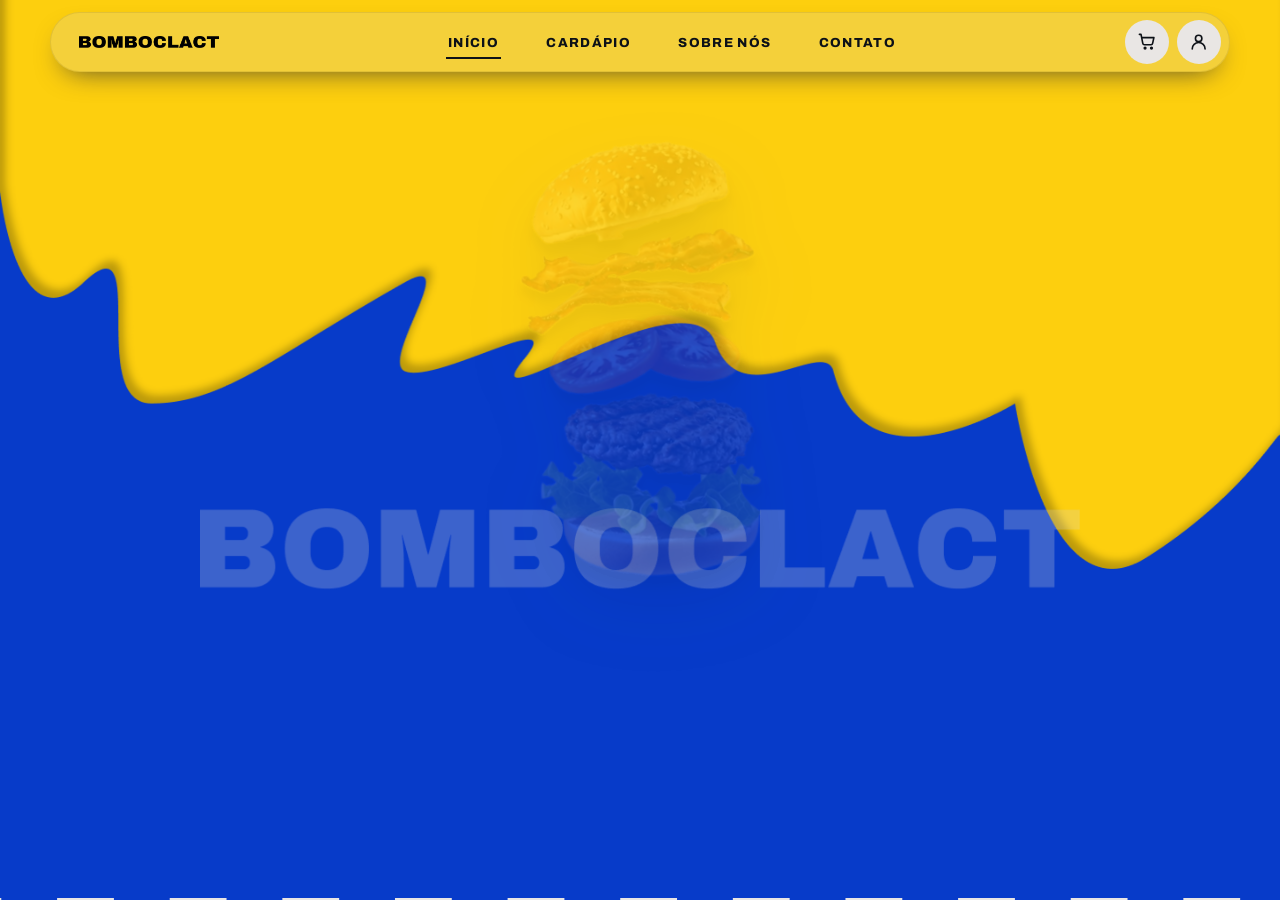
<file: index.html>
<!DOCTYPE html>
<html lang="pt-BR">
<head>
  <meta charset="UTF-8">
  <meta name="viewport" content="width=device-width, initial-scale=1">
  <meta http-equiv="refresh" content="0; url=pages/index.html">
  <title>BOMBOCLACT</title>
</head>
<body>
  <p>Abrindo o site... <a href="pages/index.html">Clique aqui se não abrir automaticamente.</a></p>
</body>
</html>
</file>
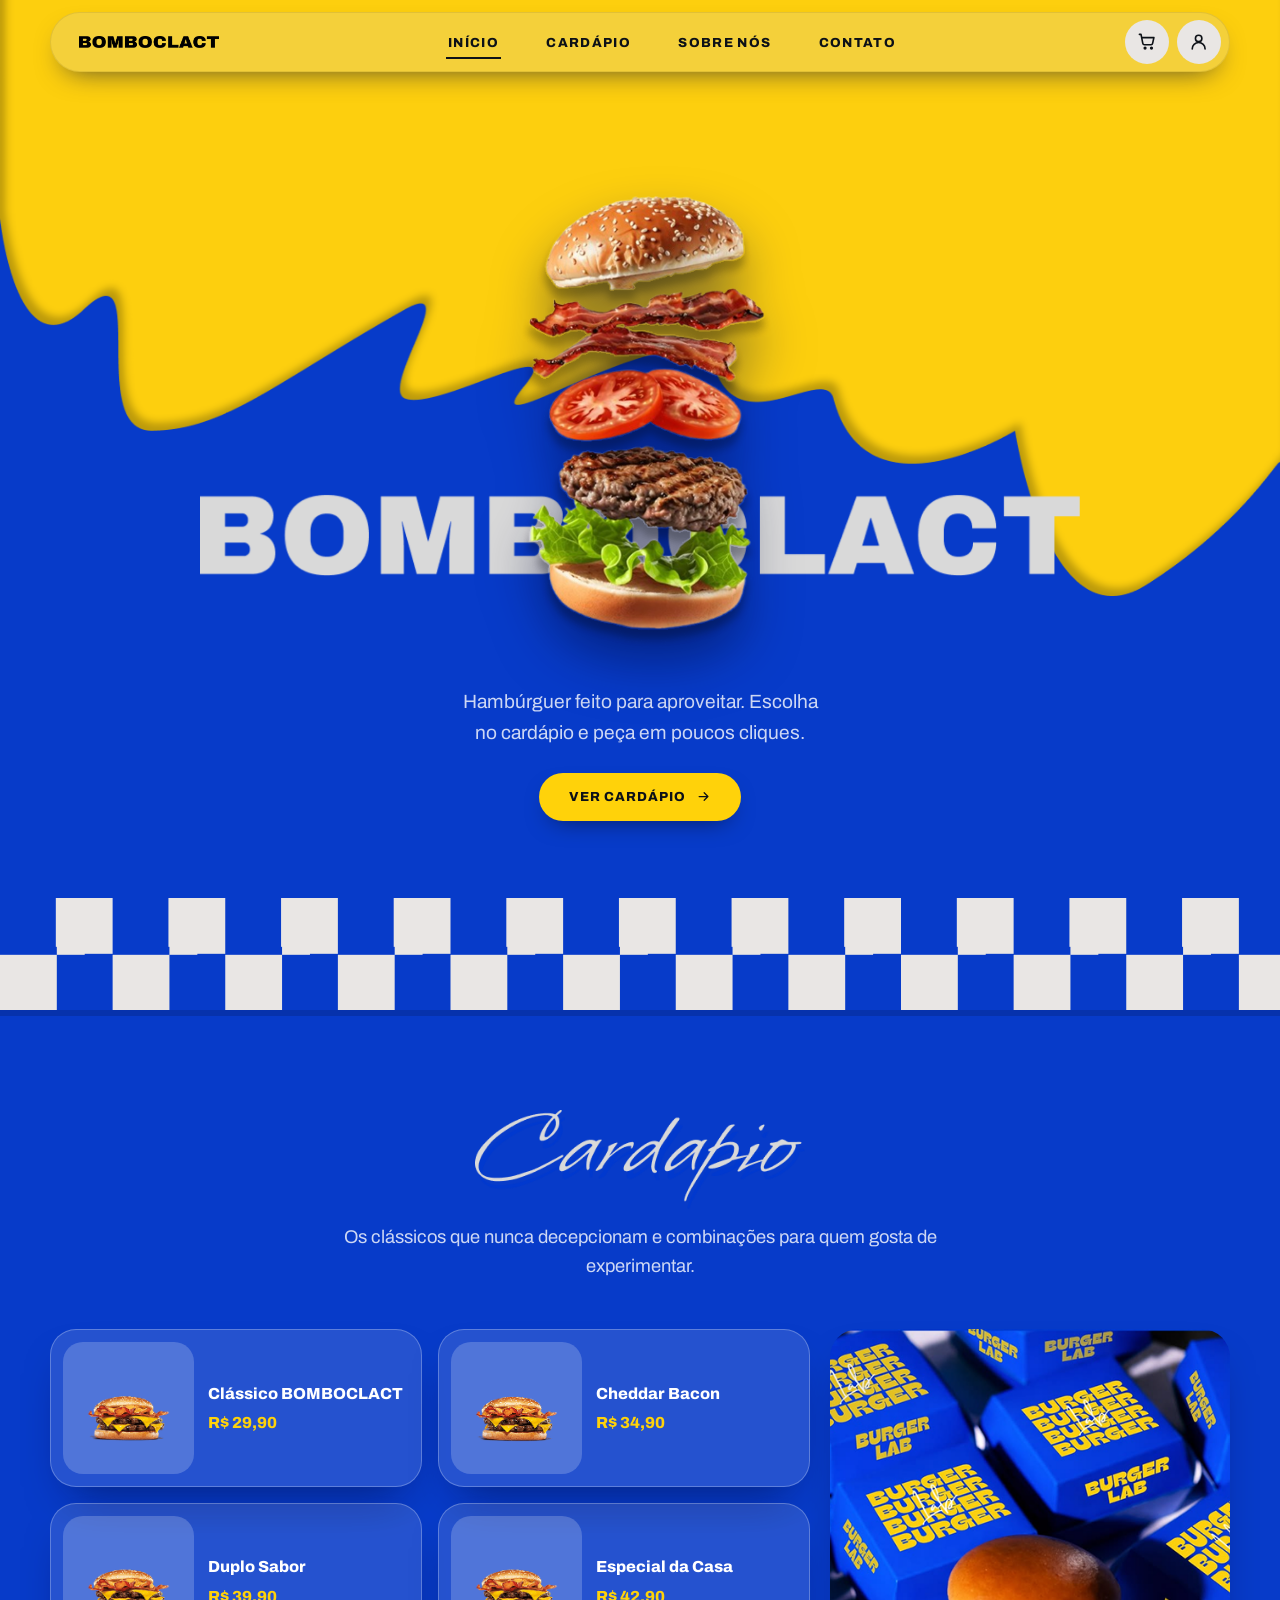
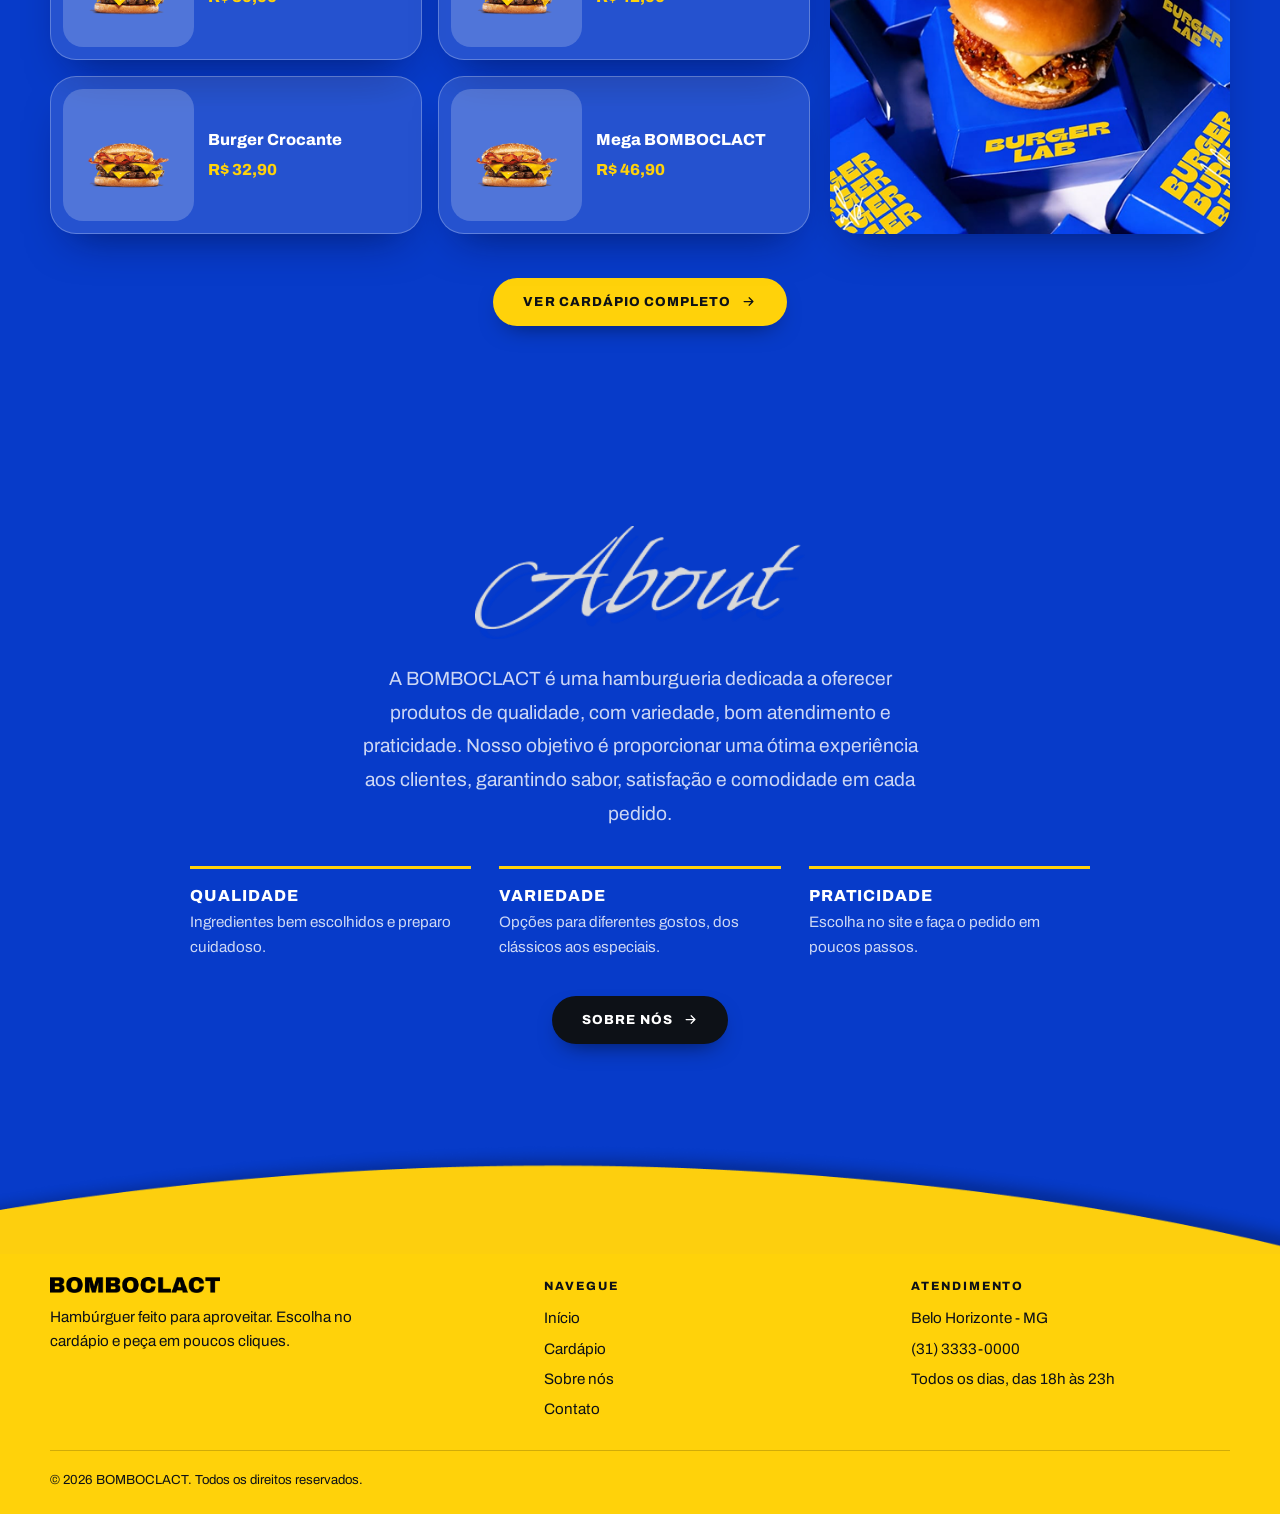
<file: pages/index.html>
<!DOCTYPE html>
<html lang="pt-BR">
<head>
    <meta charset="UTF-8">
    <meta name="viewport" content="width=device-width, initial-scale=1">
    <meta name="theme-color" content="#073bc9">
    <meta name="description" content="BOMBOCLACT: hambúrgueres artesanais, cardápio completo e pedido online.">
    <title>BOMBOCLACT | Hamburgueria</title>

    <link rel="preconnect" href="https://fonts.googleapis.com">
    <link rel="preconnect" href="https://fonts.gstatic.com" crossorigin>
    <link href="https://fonts.googleapis.com/css2?family=Archivo:wdth,wght@75..125,400..900&display=swap" rel="stylesheet">
    <link rel="stylesheet" href="../css/style.css">

    <!-- Marca a página como "com JS" para liberar as animações de entrada. -->
    <script>document.documentElement.classList.add('js');</script>
</head>
<body>
    <a class="pular" href="#cnt">Pular para o conteúdo</a>

    <!-- CAB: cabeçalho fixo em formato de pílula -->
    <header class="cab" id="cab">
        <a class="cab__marca" href="index.html" aria-label="BOMBOCLACT - página inicial">
            <img src="../assets/BOMBOCLACT.png" alt="BOMBOCLACT" width="995" height="92">
        </a>

        <nav class="cab__nav" id="nav" aria-label="Navegação principal">
            <a href="index.html" data-rota="home">Início</a>
            <a href="produtos.html" data-rota="menu">Cardápio</a>
            <a href="sobre.html" data-rota="about">Sobre nós</a>
            <a href="contato.html" data-rota="contact">Contato</a>
        </nav>

        <div class="cab__acoes">
            <a class="cab__btn" href="carrinho.html" aria-label="Abrir carrinho">
                <svg class="ic" viewBox="0 0 24 24" aria-hidden="true"><path d="M3 3h2l2.2 11.2a2 2 0 0 0 2 1.6h8.2a2 2 0 0 0 2-1.6L21 7H6"/><circle cx="10" cy="20" r="1"/><circle cx="18" cy="20" r="1"/></svg>
                <span class="cab__qtd" id="qtd-carrinho" hidden>0</span>
            </a>
            <a class="cab__btn" id="btn-perfil" href="login.html" aria-label="Acessar minha conta">
                <svg class="ic" viewBox="0 0 24 24" aria-hidden="true"><circle cx="12" cy="8" r="4"/><path d="M4 21a8 8 0 0 1 16 0"/></svg>
            </a>
            <button class="cab__btn cab__menu" type="button" data-acao="menu" aria-expanded="false" aria-controls="nav" aria-label="Abrir menu">
                <svg class="ic" viewBox="0 0 24 24" aria-hidden="true"><path d="M3 6h18M3 12h18M3 18h18"/></svg>
            </button>
        </div>
    </header>

    <!-- Conteúdo desta página; o JavaScript cuida apenas dos dados e das ações interativas. -->
    <main class="cnt" id="cnt" data-pagina="home" tabindex="-1">
        <noscript>
            <p class="sem-js">Para utilizar o cardápio e o pedido online, habilite o JavaScript no navegador.</p>
        </noscript>
    </main>

    <!-- ROD: rodapé com a curva amarela do layout -->
    <footer class="rod">
        <img class="rod__curva" src="../assets/Rectangle 2.png" alt="" aria-hidden="true">
        <div class="rod__corpo">
            <div class="ctn rod__grade">
                <div class="rod__bloco">
                    <img class="rod__marca" src="../assets/BOMBOCLACT.png" alt="BOMBOCLACT" width="995" height="92">
                    <p class="rod__txt">Hambúrguer feito para aproveitar. Escolha no cardápio e peça em poucos cliques.</p>
                </div>

                <nav class="rod__bloco" aria-label="Links do rodapé">
                    <h2 class="rod__tit">Navegue</h2>
                    <ul class="rod__lista">
                        <li><a href="index.html">Início</a></li>
                        <li><a href="produtos.html">Cardápio</a></li>
                        <li><a href="sobre.html">Sobre nós</a></li>
                        <li><a href="contato.html">Contato</a></li>
                    </ul>
                </nav>

                <div class="rod__bloco">
                    <h2 class="rod__tit">Atendimento</h2>
                    <ul class="rod__lista">
                        <li>Belo Horizonte - MG</li>
                        <li><a href="tel:+553133330000">(31) 3333-0000</a></li>
                        <li>Todos os dias, das 18h às 23h</li>
                    </ul>
                </div>
            </div>
            <p class="ctn rod__copy">© <span id="ano">2026</span> BOMBOCLACT. Todos os direitos reservados.</p>
        </div>
    </footer>

    <div class="avs-reg" id="avisos" aria-live="polite" aria-atomic="true"></div>

    <script src="../js/config.js"></script>
    <script src="../js/app.js" defer></script>
</body>
</html>
</file>
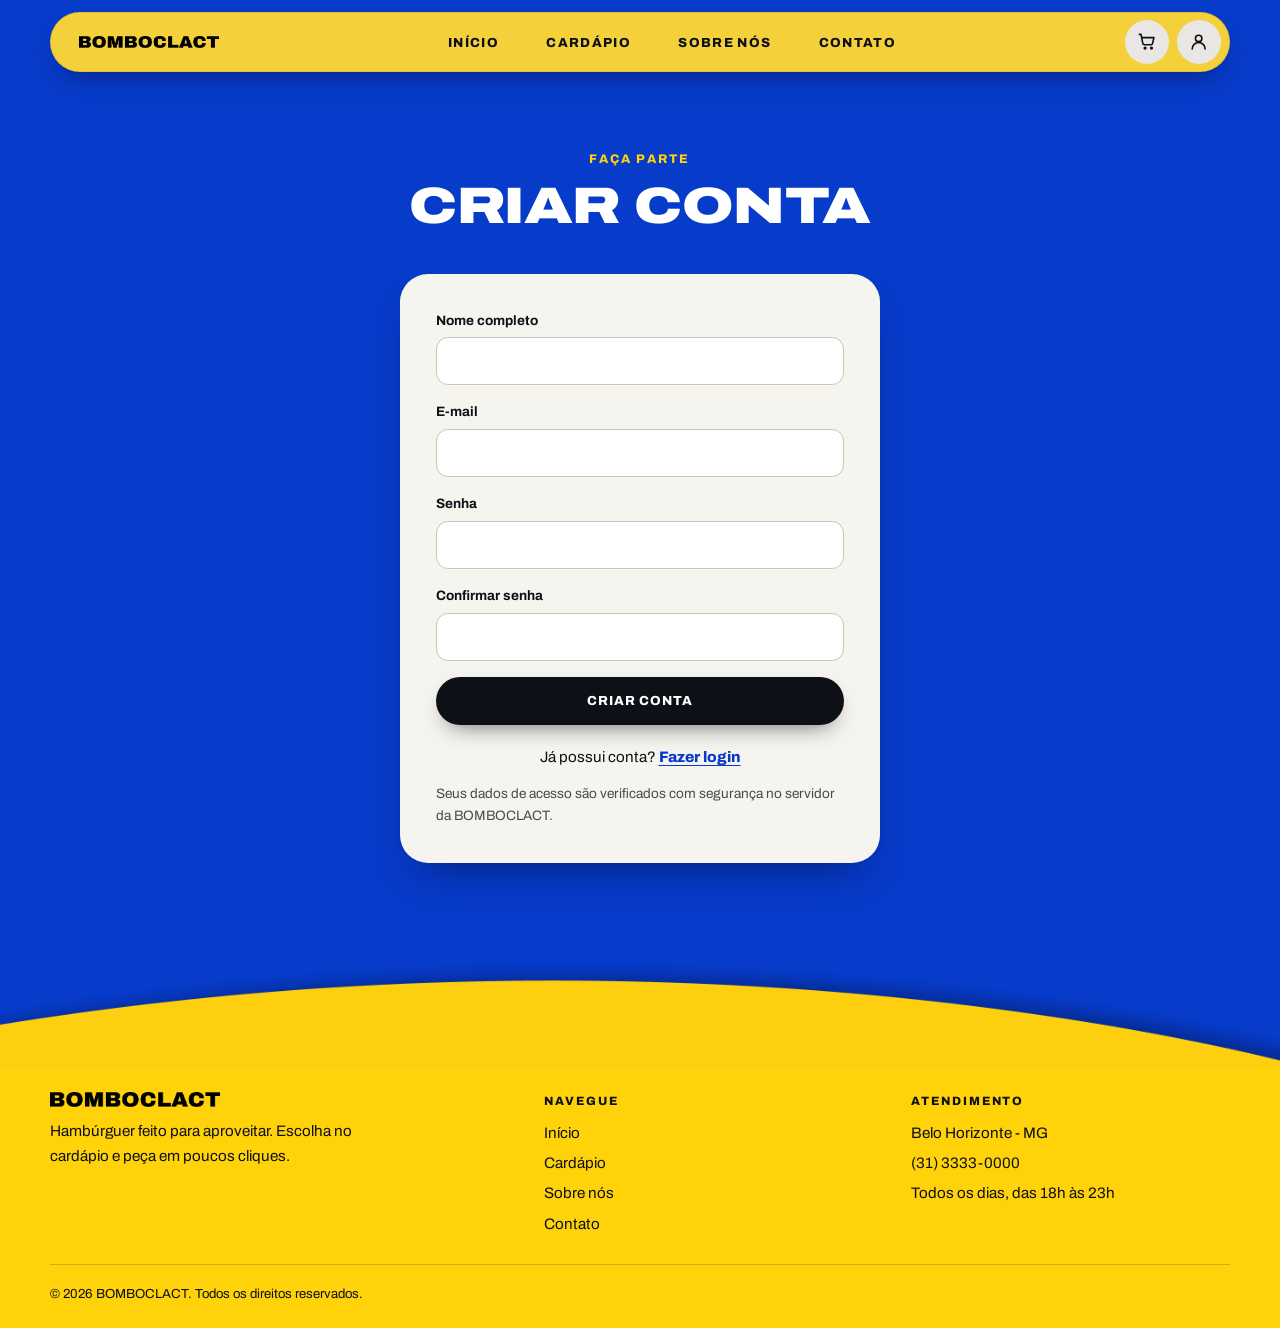
<file: pages/cadastro.html>
<!DOCTYPE html>
<html lang="pt-BR">
<head>
    <meta charset="UTF-8">
    <meta name="viewport" content="width=device-width, initial-scale=1">
    <meta name="theme-color" content="#073bc9">
    <meta name="description" content="BOMBOCLACT: hambúrgueres artesanais, cardápio completo e pedido online.">
    <title>Criar conta | BOMBOCLACT</title>

    <link rel="preconnect" href="https://fonts.googleapis.com">
    <link rel="preconnect" href="https://fonts.gstatic.com" crossorigin>
    <link href="https://fonts.googleapis.com/css2?family=Archivo:wdth,wght@75..125,400..900&display=swap" rel="stylesheet">
    <link rel="stylesheet" href="../css/style.css">

    <!-- Marca a página como "com JS" para liberar as animações de entrada. -->
    <script>document.documentElement.classList.add('js');</script>
</head>
<body>
    <a class="pular" href="#cnt">Pular para o conteúdo</a>

    <!-- CAB: cabeçalho fixo em formato de pílula -->
    <header class="cab" id="cab">
        <a class="cab__marca" href="index.html" aria-label="BOMBOCLACT - página inicial">
            <img src="../assets/BOMBOCLACT.png" alt="BOMBOCLACT" width="995" height="92">
        </a>

        <nav class="cab__nav" id="nav" aria-label="Navegação principal">
            <a href="index.html" data-rota="home">Início</a>
            <a href="produtos.html" data-rota="menu">Cardápio</a>
            <a href="sobre.html" data-rota="about">Sobre nós</a>
            <a href="contato.html" data-rota="contact">Contato</a>
        </nav>

        <div class="cab__acoes">
            <a class="cab__btn" href="carrinho.html" aria-label="Abrir carrinho">
                <svg class="ic" viewBox="0 0 24 24" aria-hidden="true"><path d="M3 3h2l2.2 11.2a2 2 0 0 0 2 1.6h8.2a2 2 0 0 0 2-1.6L21 7H6"/><circle cx="10" cy="20" r="1"/><circle cx="18" cy="20" r="1"/></svg>
                <span class="cab__qtd" id="qtd-carrinho" hidden>0</span>
            </a>
            <a class="cab__btn" id="btn-perfil" href="login.html" aria-label="Acessar minha conta">
                <svg class="ic" viewBox="0 0 24 24" aria-hidden="true"><circle cx="12" cy="8" r="4"/><path d="M4 21a8 8 0 0 1 16 0"/></svg>
            </a>
            <button class="cab__btn cab__menu" type="button" data-acao="menu" aria-expanded="false" aria-controls="nav" aria-label="Abrir menu">
                <svg class="ic" viewBox="0 0 24 24" aria-hidden="true"><path d="M3 6h18M3 12h18M3 18h18"/></svg>
            </button>
        </div>
    </header>

    <!-- Conteúdo desta página; o JavaScript cuida apenas dos dados e das ações interativas. -->
    <main class="cnt" id="cnt" data-pagina="register" tabindex="-1">
        <noscript>
            <p class="sem-js">Para utilizar o cardápio e o pedido online, habilite o JavaScript no navegador.</p>
        </noscript>
    </main>

    <!-- ROD: rodapé com a curva amarela do layout -->
    <footer class="rod">
        <img class="rod__curva" src="../assets/Rectangle 2.png" alt="" aria-hidden="true">
        <div class="rod__corpo">
            <div class="ctn rod__grade">
                <div class="rod__bloco">
                    <img class="rod__marca" src="../assets/BOMBOCLACT.png" alt="BOMBOCLACT" width="995" height="92">
                    <p class="rod__txt">Hambúrguer feito para aproveitar. Escolha no cardápio e peça em poucos cliques.</p>
                </div>

                <nav class="rod__bloco" aria-label="Links do rodapé">
                    <h2 class="rod__tit">Navegue</h2>
                    <ul class="rod__lista">
                        <li><a href="index.html">Início</a></li>
                        <li><a href="produtos.html">Cardápio</a></li>
                        <li><a href="sobre.html">Sobre nós</a></li>
                        <li><a href="contato.html">Contato</a></li>
                    </ul>
                </nav>

                <div class="rod__bloco">
                    <h2 class="rod__tit">Atendimento</h2>
                    <ul class="rod__lista">
                        <li>Belo Horizonte - MG</li>
                        <li><a href="tel:+553133330000">(31) 3333-0000</a></li>
                        <li>Todos os dias, das 18h às 23h</li>
                    </ul>
                </div>
            </div>
            <p class="ctn rod__copy">© <span id="ano">2026</span> BOMBOCLACT. Todos os direitos reservados.</p>
        </div>
    </footer>

    <div class="avs-reg" id="avisos" aria-live="polite" aria-atomic="true"></div>

    <script src="../js/config.js"></script>
    <script src="../js/app.js" defer></script>
</body>
</html>
</file>
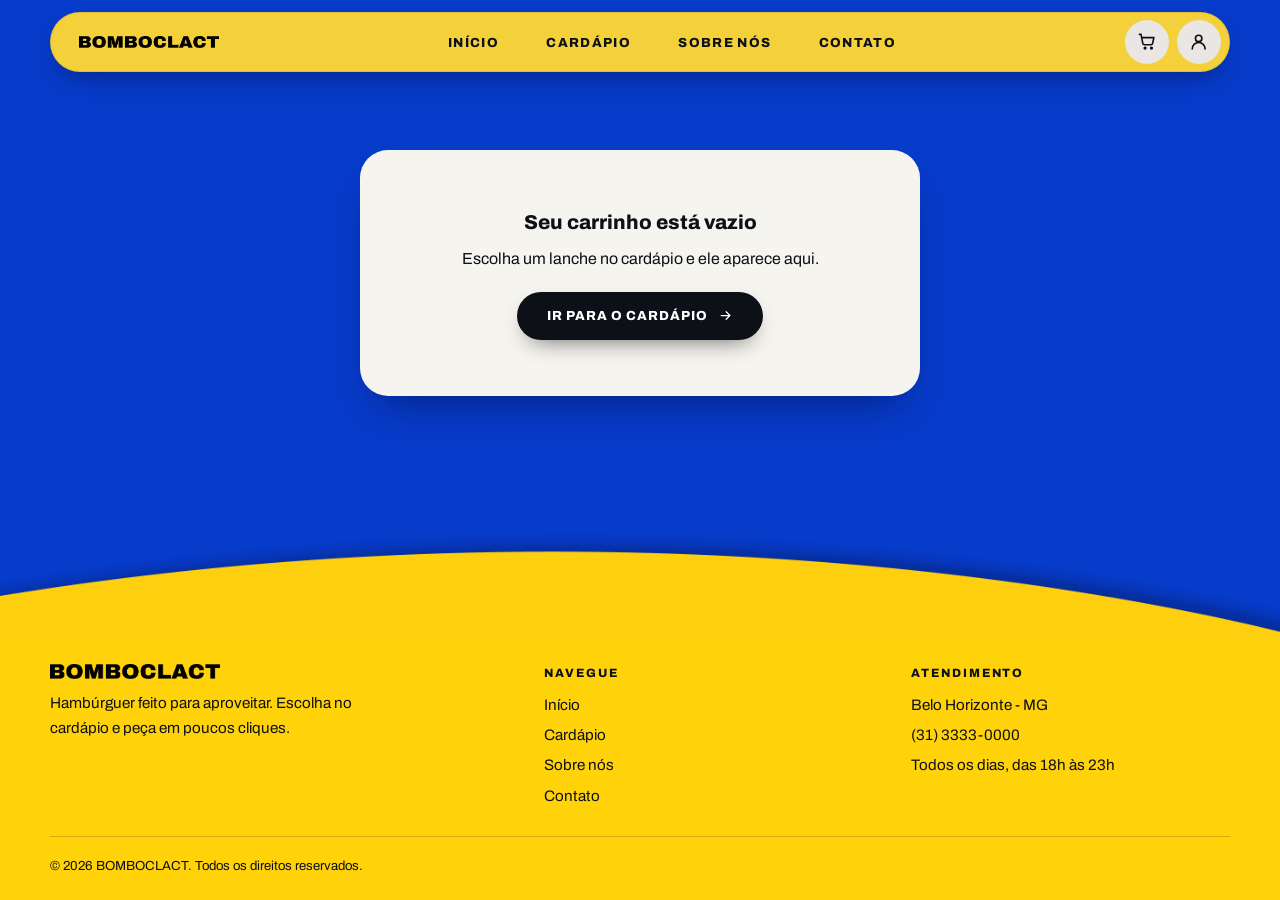
<file: pages/carrinho.html>
<!DOCTYPE html>
<html lang="pt-BR">
<head>
    <meta charset="UTF-8">
    <meta name="viewport" content="width=device-width, initial-scale=1">
    <meta name="theme-color" content="#073bc9">
    <meta name="description" content="BOMBOCLACT: hambúrgueres artesanais, cardápio completo e pedido online.">
    <title>Carrinho | BOMBOCLACT</title>

    <link rel="preconnect" href="https://fonts.googleapis.com">
    <link rel="preconnect" href="https://fonts.gstatic.com" crossorigin>
    <link href="https://fonts.googleapis.com/css2?family=Archivo:wdth,wght@75..125,400..900&display=swap" rel="stylesheet">
    <link rel="stylesheet" href="../css/style.css">

    <!-- Marca a página como "com JS" para liberar as animações de entrada. -->
    <script>document.documentElement.classList.add('js');</script>
</head>
<body>
    <a class="pular" href="#cnt">Pular para o conteúdo</a>

    <!-- CAB: cabeçalho fixo em formato de pílula -->
    <header class="cab" id="cab">
        <a class="cab__marca" href="index.html" aria-label="BOMBOCLACT - página inicial">
            <img src="../assets/BOMBOCLACT.png" alt="BOMBOCLACT" width="995" height="92">
        </a>

        <nav class="cab__nav" id="nav" aria-label="Navegação principal">
            <a href="index.html" data-rota="home">Início</a>
            <a href="produtos.html" data-rota="menu">Cardápio</a>
            <a href="sobre.html" data-rota="about">Sobre nós</a>
            <a href="contato.html" data-rota="contact">Contato</a>
        </nav>

        <div class="cab__acoes">
            <a class="cab__btn" href="carrinho.html" aria-label="Abrir carrinho">
                <svg class="ic" viewBox="0 0 24 24" aria-hidden="true"><path d="M3 3h2l2.2 11.2a2 2 0 0 0 2 1.6h8.2a2 2 0 0 0 2-1.6L21 7H6"/><circle cx="10" cy="20" r="1"/><circle cx="18" cy="20" r="1"/></svg>
                <span class="cab__qtd" id="qtd-carrinho" hidden>0</span>
            </a>
            <a class="cab__btn" id="btn-perfil" href="login.html" aria-label="Acessar minha conta">
                <svg class="ic" viewBox="0 0 24 24" aria-hidden="true"><circle cx="12" cy="8" r="4"/><path d="M4 21a8 8 0 0 1 16 0"/></svg>
            </a>
            <button class="cab__btn cab__menu" type="button" data-acao="menu" aria-expanded="false" aria-controls="nav" aria-label="Abrir menu">
                <svg class="ic" viewBox="0 0 24 24" aria-hidden="true"><path d="M3 6h18M3 12h18M3 18h18"/></svg>
            </button>
        </div>
    </header>

    <!-- Conteúdo desta página; o JavaScript cuida apenas dos dados e das ações interativas. -->
    <main class="cnt" id="cnt" data-pagina="cart" tabindex="-1">
        <noscript>
            <p class="sem-js">Para utilizar o cardápio e o pedido online, habilite o JavaScript no navegador.</p>
        </noscript>
    </main>

    <!-- ROD: rodapé com a curva amarela do layout -->
    <footer class="rod">
        <img class="rod__curva" src="../assets/Rectangle 2.png" alt="" aria-hidden="true">
        <div class="rod__corpo">
            <div class="ctn rod__grade">
                <div class="rod__bloco">
                    <img class="rod__marca" src="../assets/BOMBOCLACT.png" alt="BOMBOCLACT" width="995" height="92">
                    <p class="rod__txt">Hambúrguer feito para aproveitar. Escolha no cardápio e peça em poucos cliques.</p>
                </div>

                <nav class="rod__bloco" aria-label="Links do rodapé">
                    <h2 class="rod__tit">Navegue</h2>
                    <ul class="rod__lista">
                        <li><a href="index.html">Início</a></li>
                        <li><a href="produtos.html">Cardápio</a></li>
                        <li><a href="sobre.html">Sobre nós</a></li>
                        <li><a href="contato.html">Contato</a></li>
                    </ul>
                </nav>

                <div class="rod__bloco">
                    <h2 class="rod__tit">Atendimento</h2>
                    <ul class="rod__lista">
                        <li>Belo Horizonte - MG</li>
                        <li><a href="tel:+553133330000">(31) 3333-0000</a></li>
                        <li>Todos os dias, das 18h às 23h</li>
                    </ul>
                </div>
            </div>
            <p class="ctn rod__copy">© <span id="ano">2026</span> BOMBOCLACT. Todos os direitos reservados.</p>
        </div>
    </footer>

    <div class="avs-reg" id="avisos" aria-live="polite" aria-atomic="true"></div>

    <script src="../js/config.js"></script>
    <script src="../js/app.js" defer></script>
</body>
</html>
</file>
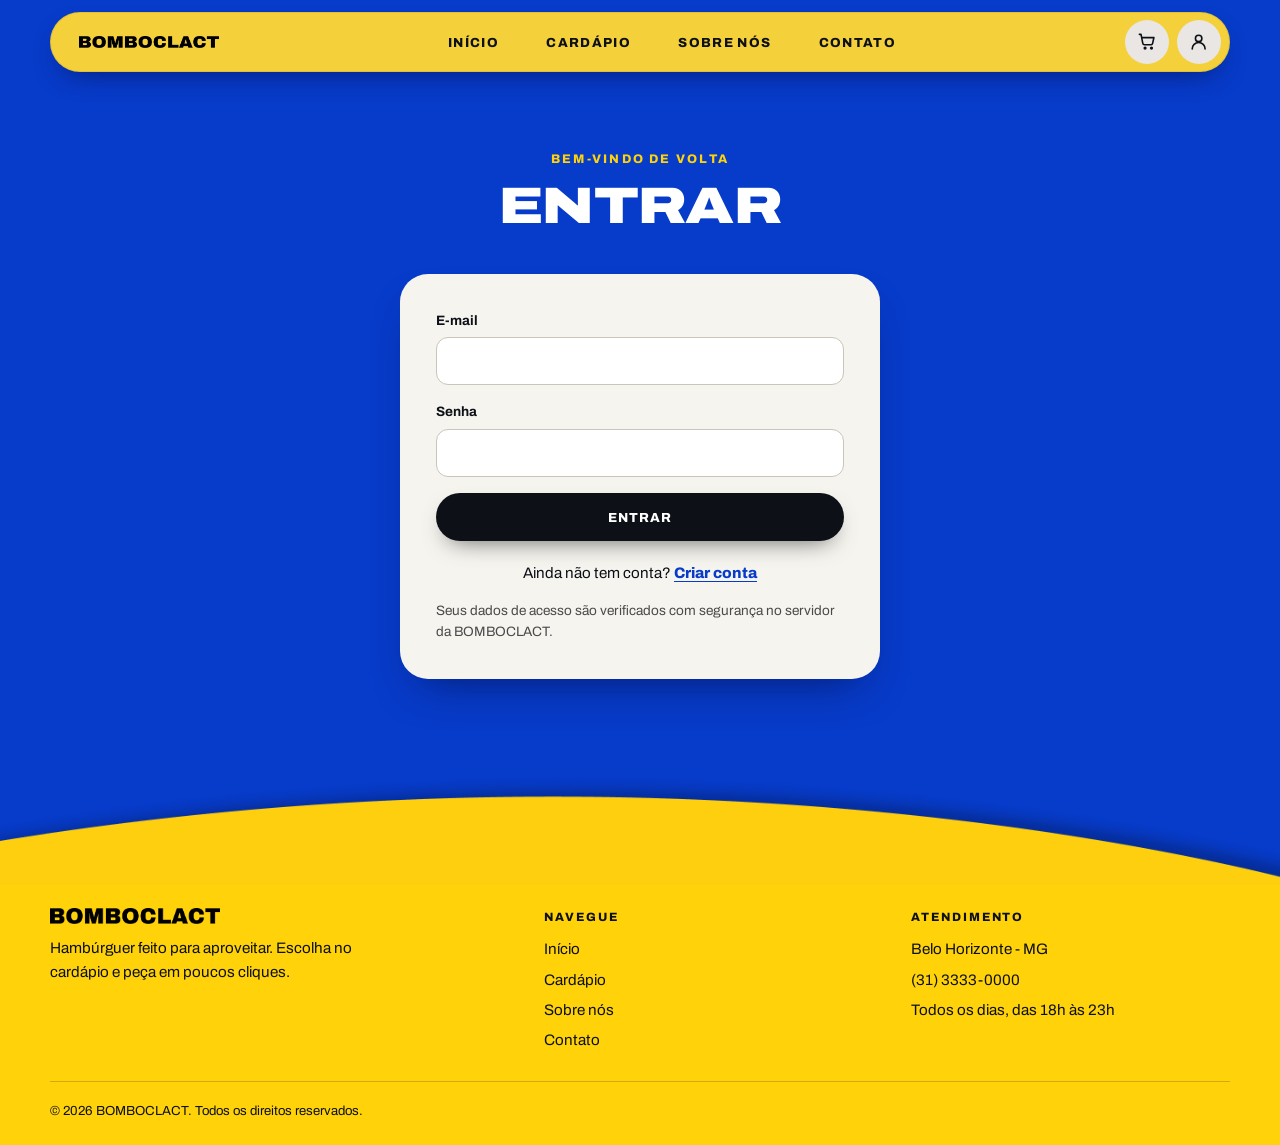
<file: pages/checkout.html>
<!DOCTYPE html>
<html lang="pt-BR">
<head>
    <meta charset="UTF-8">
    <meta name="viewport" content="width=device-width, initial-scale=1">
    <meta name="theme-color" content="#073bc9">
    <meta name="description" content="BOMBOCLACT: hambúrgueres artesanais, cardápio completo e pedido online.">
    <title>Finalizar compra | BOMBOCLACT</title>

    <link rel="preconnect" href="https://fonts.googleapis.com">
    <link rel="preconnect" href="https://fonts.gstatic.com" crossorigin>
    <link href="https://fonts.googleapis.com/css2?family=Archivo:wdth,wght@75..125,400..900&display=swap" rel="stylesheet">
    <link rel="stylesheet" href="../css/style.css">

    <!-- Marca a página como "com JS" para liberar as animações de entrada. -->
    <script>document.documentElement.classList.add('js');</script>
</head>
<body>
    <a class="pular" href="#cnt">Pular para o conteúdo</a>

    <!-- CAB: cabeçalho fixo em formato de pílula -->
    <header class="cab" id="cab">
        <a class="cab__marca" href="index.html" aria-label="BOMBOCLACT - página inicial">
            <img src="../assets/BOMBOCLACT.png" alt="BOMBOCLACT" width="995" height="92">
        </a>

        <nav class="cab__nav" id="nav" aria-label="Navegação principal">
            <a href="index.html" data-rota="home">Início</a>
            <a href="produtos.html" data-rota="menu">Cardápio</a>
            <a href="sobre.html" data-rota="about">Sobre nós</a>
            <a href="contato.html" data-rota="contact">Contato</a>
        </nav>

        <div class="cab__acoes">
            <a class="cab__btn" href="carrinho.html" aria-label="Abrir carrinho">
                <svg class="ic" viewBox="0 0 24 24" aria-hidden="true"><path d="M3 3h2l2.2 11.2a2 2 0 0 0 2 1.6h8.2a2 2 0 0 0 2-1.6L21 7H6"/><circle cx="10" cy="20" r="1"/><circle cx="18" cy="20" r="1"/></svg>
                <span class="cab__qtd" id="qtd-carrinho" hidden>0</span>
            </a>
            <a class="cab__btn" id="btn-perfil" href="login.html" aria-label="Acessar minha conta">
                <svg class="ic" viewBox="0 0 24 24" aria-hidden="true"><circle cx="12" cy="8" r="4"/><path d="M4 21a8 8 0 0 1 16 0"/></svg>
            </a>
            <button class="cab__btn cab__menu" type="button" data-acao="menu" aria-expanded="false" aria-controls="nav" aria-label="Abrir menu">
                <svg class="ic" viewBox="0 0 24 24" aria-hidden="true"><path d="M3 6h18M3 12h18M3 18h18"/></svg>
            </button>
        </div>
    </header>

    <!-- Conteúdo desta página; o JavaScript cuida apenas dos dados e das ações interativas. -->
    <main class="cnt" id="cnt" data-pagina="checkout" tabindex="-1">
        <noscript>
            <p class="sem-js">Para utilizar o cardápio e o pedido online, habilite o JavaScript no navegador.</p>
        </noscript>
    </main>

    <!-- ROD: rodapé com a curva amarela do layout -->
    <footer class="rod">
        <img class="rod__curva" src="../assets/Rectangle 2.png" alt="" aria-hidden="true">
        <div class="rod__corpo">
            <div class="ctn rod__grade">
                <div class="rod__bloco">
                    <img class="rod__marca" src="../assets/BOMBOCLACT.png" alt="BOMBOCLACT" width="995" height="92">
                    <p class="rod__txt">Hambúrguer feito para aproveitar. Escolha no cardápio e peça em poucos cliques.</p>
                </div>

                <nav class="rod__bloco" aria-label="Links do rodapé">
                    <h2 class="rod__tit">Navegue</h2>
                    <ul class="rod__lista">
                        <li><a href="index.html">Início</a></li>
                        <li><a href="produtos.html">Cardápio</a></li>
                        <li><a href="sobre.html">Sobre nós</a></li>
                        <li><a href="contato.html">Contato</a></li>
                    </ul>
                </nav>

                <div class="rod__bloco">
                    <h2 class="rod__tit">Atendimento</h2>
                    <ul class="rod__lista">
                        <li>Belo Horizonte - MG</li>
                        <li><a href="tel:+553133330000">(31) 3333-0000</a></li>
                        <li>Todos os dias, das 18h às 23h</li>
                    </ul>
                </div>
            </div>
            <p class="ctn rod__copy">© <span id="ano">2026</span> BOMBOCLACT. Todos os direitos reservados.</p>
        </div>
    </footer>

    <div class="avs-reg" id="avisos" aria-live="polite" aria-atomic="true"></div>

    <script src="../js/config.js"></script>
    <script src="../js/app.js" defer></script>
</body>
</html>
</file>
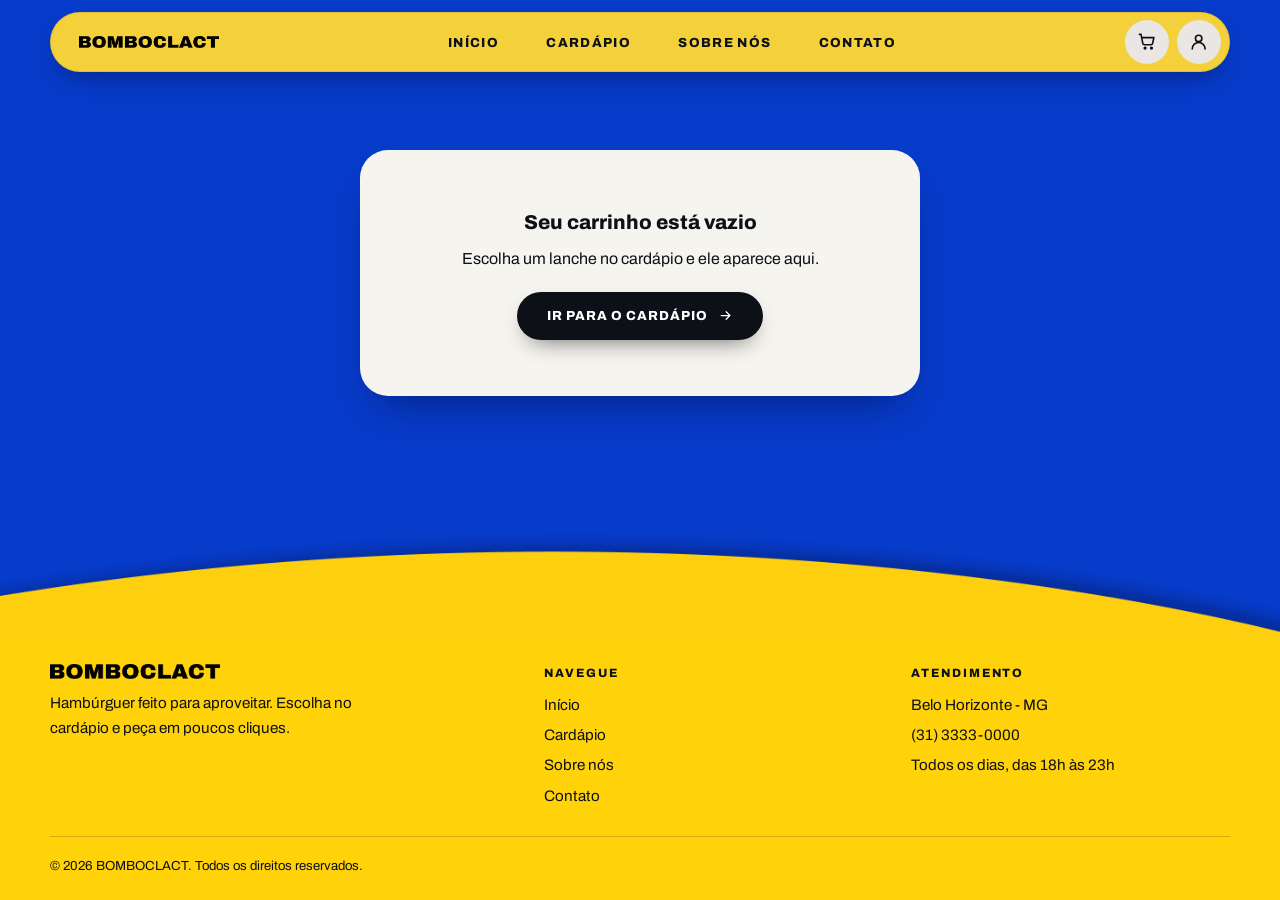
<file: pages/confirmacao.html>
<!DOCTYPE html>
<html lang="pt-BR">
<head>
    <meta charset="UTF-8">
    <meta name="viewport" content="width=device-width, initial-scale=1">
    <meta name="theme-color" content="#073bc9">
    <meta name="description" content="BOMBOCLACT: hambúrgueres artesanais, cardápio completo e pedido online.">
    <title>Pedido confirmado | BOMBOCLACT</title>

    <link rel="preconnect" href="https://fonts.googleapis.com">
    <link rel="preconnect" href="https://fonts.gstatic.com" crossorigin>
    <link href="https://fonts.googleapis.com/css2?family=Archivo:wdth,wght@75..125,400..900&display=swap" rel="stylesheet">
    <link rel="stylesheet" href="../css/style.css">

    <!-- Marca a página como "com JS" para liberar as animações de entrada. -->
    <script>document.documentElement.classList.add('js');</script>
</head>
<body>
    <a class="pular" href="#cnt">Pular para o conteúdo</a>

    <!-- CAB: cabeçalho fixo em formato de pílula -->
    <header class="cab" id="cab">
        <a class="cab__marca" href="index.html" aria-label="BOMBOCLACT - página inicial">
            <img src="../assets/BOMBOCLACT.png" alt="BOMBOCLACT" width="995" height="92">
        </a>

        <nav class="cab__nav" id="nav" aria-label="Navegação principal">
            <a href="index.html" data-rota="home">Início</a>
            <a href="produtos.html" data-rota="menu">Cardápio</a>
            <a href="sobre.html" data-rota="about">Sobre nós</a>
            <a href="contato.html" data-rota="contact">Contato</a>
        </nav>

        <div class="cab__acoes">
            <a class="cab__btn" href="carrinho.html" aria-label="Abrir carrinho">
                <svg class="ic" viewBox="0 0 24 24" aria-hidden="true"><path d="M3 3h2l2.2 11.2a2 2 0 0 0 2 1.6h8.2a2 2 0 0 0 2-1.6L21 7H6"/><circle cx="10" cy="20" r="1"/><circle cx="18" cy="20" r="1"/></svg>
                <span class="cab__qtd" id="qtd-carrinho" hidden>0</span>
            </a>
            <a class="cab__btn" id="btn-perfil" href="login.html" aria-label="Acessar minha conta">
                <svg class="ic" viewBox="0 0 24 24" aria-hidden="true"><circle cx="12" cy="8" r="4"/><path d="M4 21a8 8 0 0 1 16 0"/></svg>
            </a>
            <button class="cab__btn cab__menu" type="button" data-acao="menu" aria-expanded="false" aria-controls="nav" aria-label="Abrir menu">
                <svg class="ic" viewBox="0 0 24 24" aria-hidden="true"><path d="M3 6h18M3 12h18M3 18h18"/></svg>
            </button>
        </div>
    </header>

    <!-- Conteúdo desta página; o JavaScript cuida apenas dos dados e das ações interativas. -->
    <main class="cnt" id="cnt" data-pagina="confirmation" tabindex="-1">
        <noscript>
            <p class="sem-js">Para utilizar o cardápio e o pedido online, habilite o JavaScript no navegador.</p>
        </noscript>
    </main>

    <!-- ROD: rodapé com a curva amarela do layout -->
    <footer class="rod">
        <img class="rod__curva" src="../assets/Rectangle 2.png" alt="" aria-hidden="true">
        <div class="rod__corpo">
            <div class="ctn rod__grade">
                <div class="rod__bloco">
                    <img class="rod__marca" src="../assets/BOMBOCLACT.png" alt="BOMBOCLACT" width="995" height="92">
                    <p class="rod__txt">Hambúrguer feito para aproveitar. Escolha no cardápio e peça em poucos cliques.</p>
                </div>

                <nav class="rod__bloco" aria-label="Links do rodapé">
                    <h2 class="rod__tit">Navegue</h2>
                    <ul class="rod__lista">
                        <li><a href="index.html">Início</a></li>
                        <li><a href="produtos.html">Cardápio</a></li>
                        <li><a href="sobre.html">Sobre nós</a></li>
                        <li><a href="contato.html">Contato</a></li>
                    </ul>
                </nav>

                <div class="rod__bloco">
                    <h2 class="rod__tit">Atendimento</h2>
                    <ul class="rod__lista">
                        <li>Belo Horizonte - MG</li>
                        <li><a href="tel:+553133330000">(31) 3333-0000</a></li>
                        <li>Todos os dias, das 18h às 23h</li>
                    </ul>
                </div>
            </div>
            <p class="ctn rod__copy">© <span id="ano">2026</span> BOMBOCLACT. Todos os direitos reservados.</p>
        </div>
    </footer>

    <div class="avs-reg" id="avisos" aria-live="polite" aria-atomic="true"></div>

    <script src="../js/config.js"></script>
    <script src="../js/app.js" defer></script>
</body>
</html>
</file>
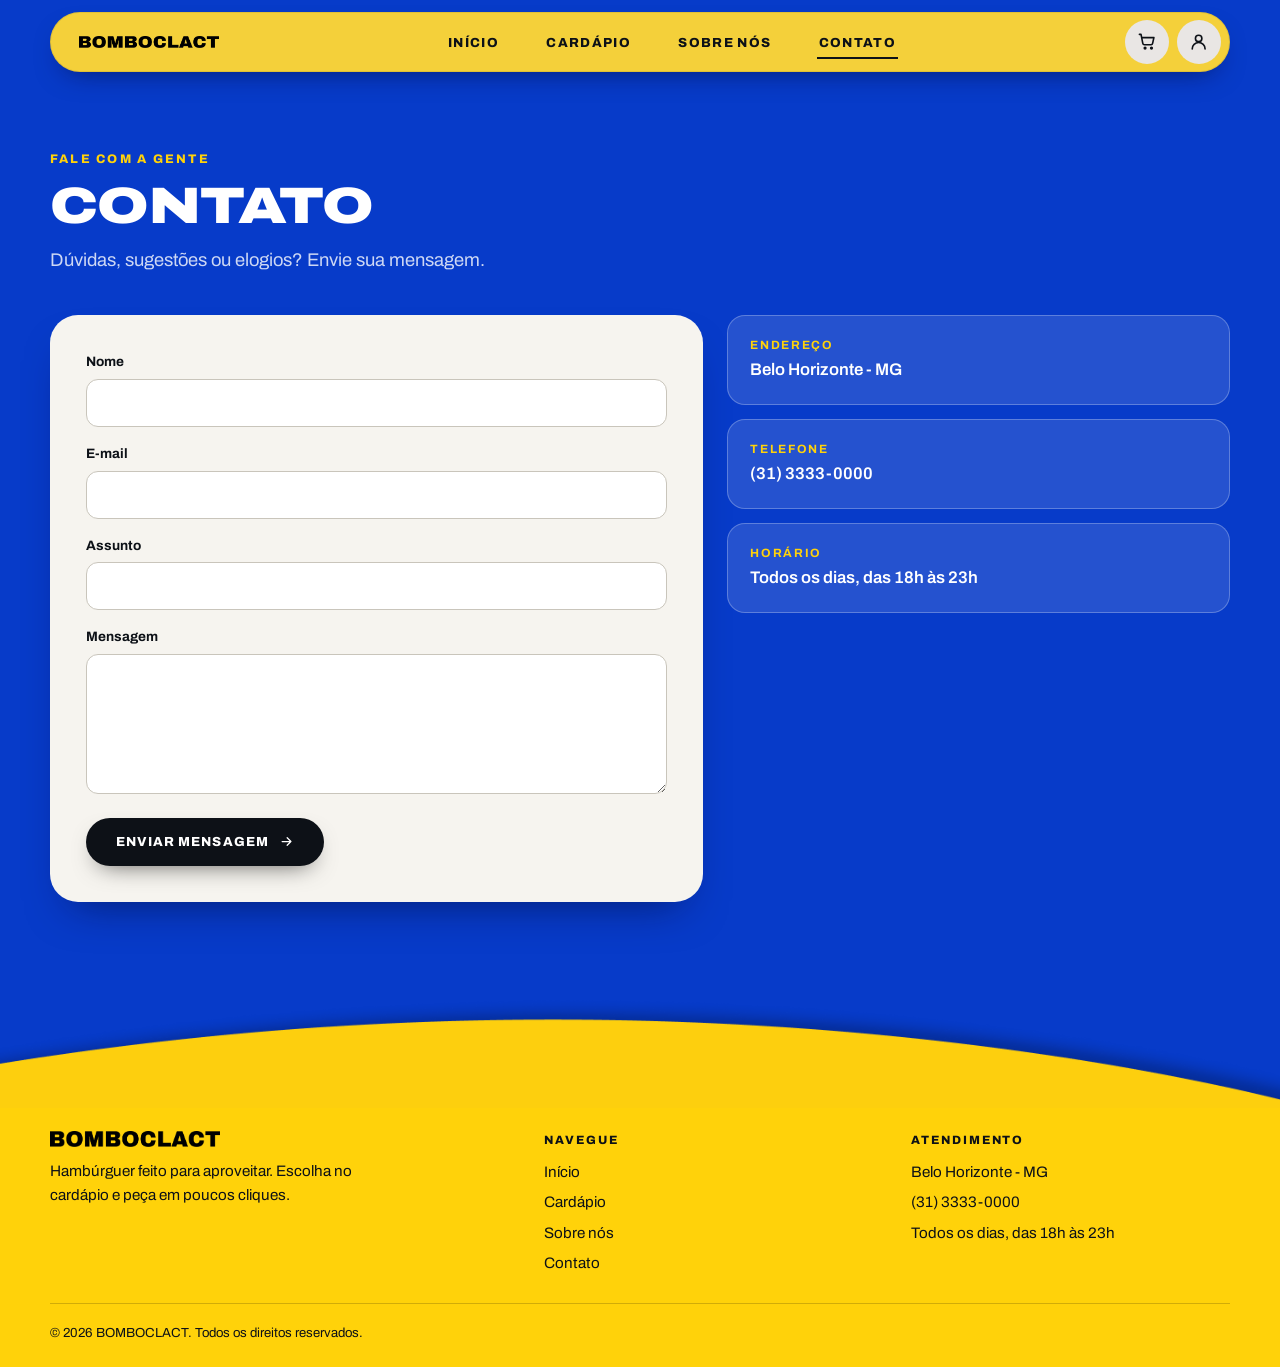
<file: pages/contato.html>
<!DOCTYPE html>
<html lang="pt-BR">
<head>
    <meta charset="UTF-8">
    <meta name="viewport" content="width=device-width, initial-scale=1">
    <meta name="theme-color" content="#073bc9">
    <meta name="description" content="BOMBOCLACT: hambúrgueres artesanais, cardápio completo e pedido online.">
    <title>Contato | BOMBOCLACT</title>

    <link rel="preconnect" href="https://fonts.googleapis.com">
    <link rel="preconnect" href="https://fonts.gstatic.com" crossorigin>
    <link href="https://fonts.googleapis.com/css2?family=Archivo:wdth,wght@75..125,400..900&display=swap" rel="stylesheet">
    <link rel="stylesheet" href="../css/style.css">

    <!-- Marca a página como "com JS" para liberar as animações de entrada. -->
    <script>document.documentElement.classList.add('js');</script>
</head>
<body>
    <a class="pular" href="#cnt">Pular para o conteúdo</a>

    <!-- CAB: cabeçalho fixo em formato de pílula -->
    <header class="cab" id="cab">
        <a class="cab__marca" href="index.html" aria-label="BOMBOCLACT - página inicial">
            <img src="../assets/BOMBOCLACT.png" alt="BOMBOCLACT" width="995" height="92">
        </a>

        <nav class="cab__nav" id="nav" aria-label="Navegação principal">
            <a href="index.html" data-rota="home">Início</a>
            <a href="produtos.html" data-rota="menu">Cardápio</a>
            <a href="sobre.html" data-rota="about">Sobre nós</a>
            <a href="contato.html" data-rota="contact">Contato</a>
        </nav>

        <div class="cab__acoes">
            <a class="cab__btn" href="carrinho.html" aria-label="Abrir carrinho">
                <svg class="ic" viewBox="0 0 24 24" aria-hidden="true"><path d="M3 3h2l2.2 11.2a2 2 0 0 0 2 1.6h8.2a2 2 0 0 0 2-1.6L21 7H6"/><circle cx="10" cy="20" r="1"/><circle cx="18" cy="20" r="1"/></svg>
                <span class="cab__qtd" id="qtd-carrinho" hidden>0</span>
            </a>
            <a class="cab__btn" id="btn-perfil" href="login.html" aria-label="Acessar minha conta">
                <svg class="ic" viewBox="0 0 24 24" aria-hidden="true"><circle cx="12" cy="8" r="4"/><path d="M4 21a8 8 0 0 1 16 0"/></svg>
            </a>
            <button class="cab__btn cab__menu" type="button" data-acao="menu" aria-expanded="false" aria-controls="nav" aria-label="Abrir menu">
                <svg class="ic" viewBox="0 0 24 24" aria-hidden="true"><path d="M3 6h18M3 12h18M3 18h18"/></svg>
            </button>
        </div>
    </header>

    <!-- Conteúdo desta página; o JavaScript cuida apenas dos dados e das ações interativas. -->
    <main class="cnt" id="cnt" data-pagina="contact" tabindex="-1">
        <noscript>
            <p class="sem-js">Para utilizar o cardápio e o pedido online, habilite o JavaScript no navegador.</p>
        </noscript>
    </main>

    <!-- ROD: rodapé com a curva amarela do layout -->
    <footer class="rod">
        <img class="rod__curva" src="../assets/Rectangle 2.png" alt="" aria-hidden="true">
        <div class="rod__corpo">
            <div class="ctn rod__grade">
                <div class="rod__bloco">
                    <img class="rod__marca" src="../assets/BOMBOCLACT.png" alt="BOMBOCLACT" width="995" height="92">
                    <p class="rod__txt">Hambúrguer feito para aproveitar. Escolha no cardápio e peça em poucos cliques.</p>
                </div>

                <nav class="rod__bloco" aria-label="Links do rodapé">
                    <h2 class="rod__tit">Navegue</h2>
                    <ul class="rod__lista">
                        <li><a href="index.html">Início</a></li>
                        <li><a href="produtos.html">Cardápio</a></li>
                        <li><a href="sobre.html">Sobre nós</a></li>
                        <li><a href="contato.html">Contato</a></li>
                    </ul>
                </nav>

                <div class="rod__bloco">
                    <h2 class="rod__tit">Atendimento</h2>
                    <ul class="rod__lista">
                        <li>Belo Horizonte - MG</li>
                        <li><a href="tel:+553133330000">(31) 3333-0000</a></li>
                        <li>Todos os dias, das 18h às 23h</li>
                    </ul>
                </div>
            </div>
            <p class="ctn rod__copy">© <span id="ano">2026</span> BOMBOCLACT. Todos os direitos reservados.</p>
        </div>
    </footer>

    <div class="avs-reg" id="avisos" aria-live="polite" aria-atomic="true"></div>

    <script src="../js/config.js"></script>
    <script src="../js/app.js" defer></script>
</body>
</html>
</file>
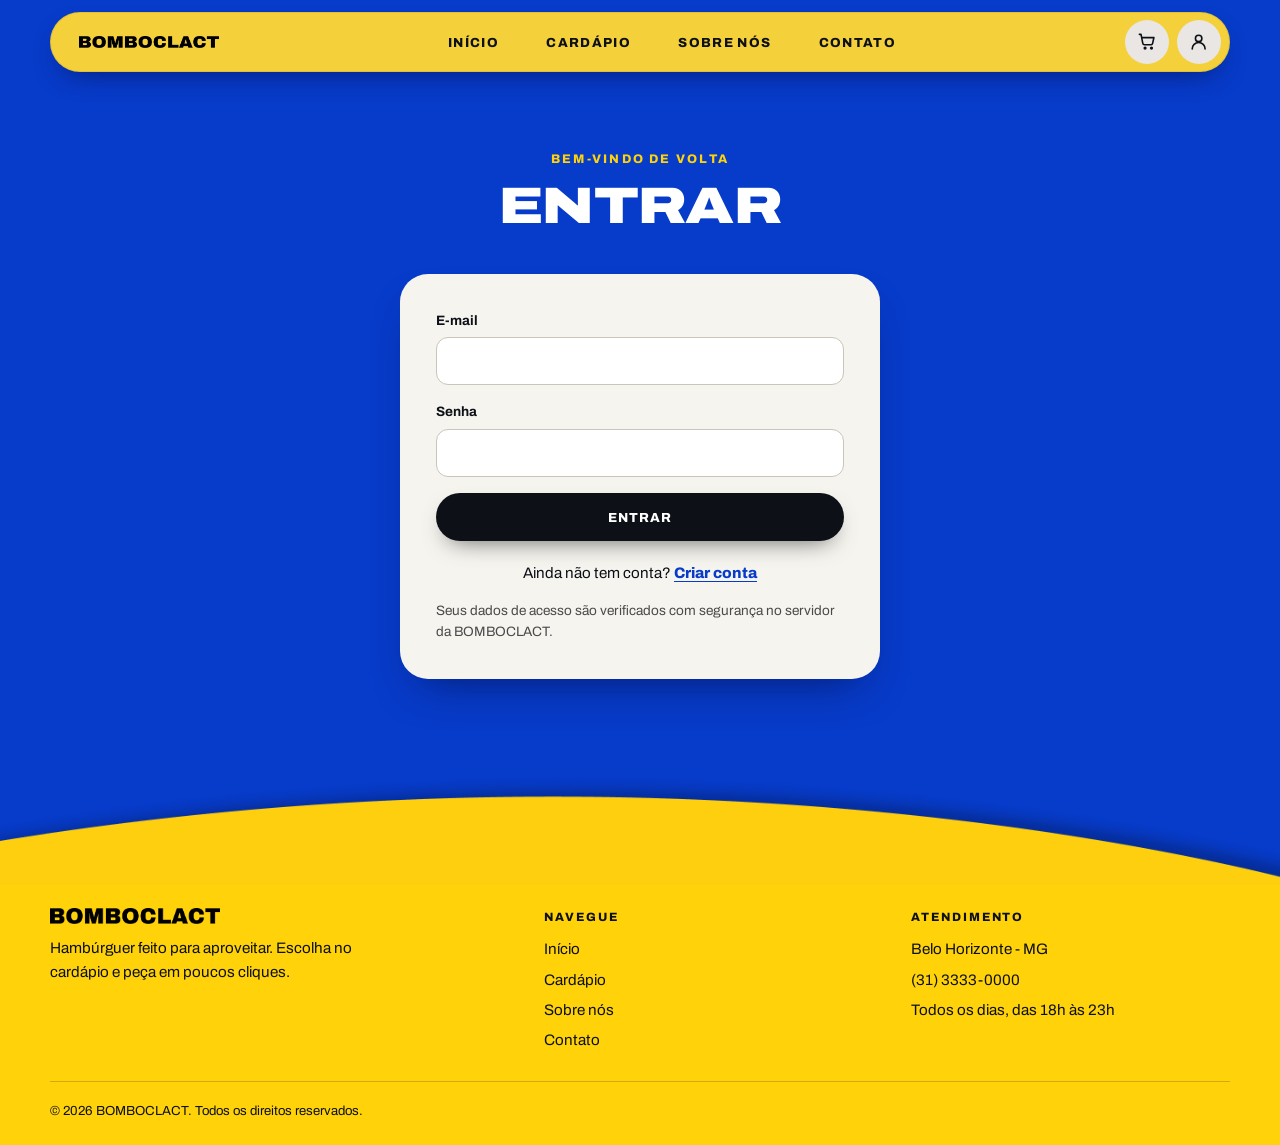
<file: pages/login.html>
<!DOCTYPE html>
<html lang="pt-BR">
<head>
    <meta charset="UTF-8">
    <meta name="viewport" content="width=device-width, initial-scale=1">
    <meta name="theme-color" content="#073bc9">
    <meta name="description" content="BOMBOCLACT: hambúrgueres artesanais, cardápio completo e pedido online.">
    <title>Entrar | BOMBOCLACT</title>

    <link rel="preconnect" href="https://fonts.googleapis.com">
    <link rel="preconnect" href="https://fonts.gstatic.com" crossorigin>
    <link href="https://fonts.googleapis.com/css2?family=Archivo:wdth,wght@75..125,400..900&display=swap" rel="stylesheet">
    <link rel="stylesheet" href="../css/style.css">

    <!-- Marca a página como "com JS" para liberar as animações de entrada. -->
    <script>document.documentElement.classList.add('js');</script>
</head>
<body>
    <a class="pular" href="#cnt">Pular para o conteúdo</a>

    <!-- CAB: cabeçalho fixo em formato de pílula -->
    <header class="cab" id="cab">
        <a class="cab__marca" href="index.html" aria-label="BOMBOCLACT - página inicial">
            <img src="../assets/BOMBOCLACT.png" alt="BOMBOCLACT" width="995" height="92">
        </a>

        <nav class="cab__nav" id="nav" aria-label="Navegação principal">
            <a href="index.html" data-rota="home">Início</a>
            <a href="produtos.html" data-rota="menu">Cardápio</a>
            <a href="sobre.html" data-rota="about">Sobre nós</a>
            <a href="contato.html" data-rota="contact">Contato</a>
        </nav>

        <div class="cab__acoes">
            <a class="cab__btn" href="carrinho.html" aria-label="Abrir carrinho">
                <svg class="ic" viewBox="0 0 24 24" aria-hidden="true"><path d="M3 3h2l2.2 11.2a2 2 0 0 0 2 1.6h8.2a2 2 0 0 0 2-1.6L21 7H6"/><circle cx="10" cy="20" r="1"/><circle cx="18" cy="20" r="1"/></svg>
                <span class="cab__qtd" id="qtd-carrinho" hidden>0</span>
            </a>
            <a class="cab__btn" id="btn-perfil" href="login.html" aria-label="Acessar minha conta">
                <svg class="ic" viewBox="0 0 24 24" aria-hidden="true"><circle cx="12" cy="8" r="4"/><path d="M4 21a8 8 0 0 1 16 0"/></svg>
            </a>
            <button class="cab__btn cab__menu" type="button" data-acao="menu" aria-expanded="false" aria-controls="nav" aria-label="Abrir menu">
                <svg class="ic" viewBox="0 0 24 24" aria-hidden="true"><path d="M3 6h18M3 12h18M3 18h18"/></svg>
            </button>
        </div>
    </header>

    <!-- Conteúdo desta página; o JavaScript cuida apenas dos dados e das ações interativas. -->
    <main class="cnt" id="cnt" data-pagina="login" tabindex="-1">
        <noscript>
            <p class="sem-js">Para utilizar o cardápio e o pedido online, habilite o JavaScript no navegador.</p>
        </noscript>
    </main>

    <!-- ROD: rodapé com a curva amarela do layout -->
    <footer class="rod">
        <img class="rod__curva" src="../assets/Rectangle 2.png" alt="" aria-hidden="true">
        <div class="rod__corpo">
            <div class="ctn rod__grade">
                <div class="rod__bloco">
                    <img class="rod__marca" src="../assets/BOMBOCLACT.png" alt="BOMBOCLACT" width="995" height="92">
                    <p class="rod__txt">Hambúrguer feito para aproveitar. Escolha no cardápio e peça em poucos cliques.</p>
                </div>

                <nav class="rod__bloco" aria-label="Links do rodapé">
                    <h2 class="rod__tit">Navegue</h2>
                    <ul class="rod__lista">
                        <li><a href="index.html">Início</a></li>
                        <li><a href="produtos.html">Cardápio</a></li>
                        <li><a href="sobre.html">Sobre nós</a></li>
                        <li><a href="contato.html">Contato</a></li>
                    </ul>
                </nav>

                <div class="rod__bloco">
                    <h2 class="rod__tit">Atendimento</h2>
                    <ul class="rod__lista">
                        <li>Belo Horizonte - MG</li>
                        <li><a href="tel:+553133330000">(31) 3333-0000</a></li>
                        <li>Todos os dias, das 18h às 23h</li>
                    </ul>
                </div>
            </div>
            <p class="ctn rod__copy">© <span id="ano">2026</span> BOMBOCLACT. Todos os direitos reservados.</p>
        </div>
    </footer>

    <div class="avs-reg" id="avisos" aria-live="polite" aria-atomic="true"></div>

    <script src="../js/config.js"></script>
    <script src="../js/app.js" defer></script>
</body>
</html>
</file>
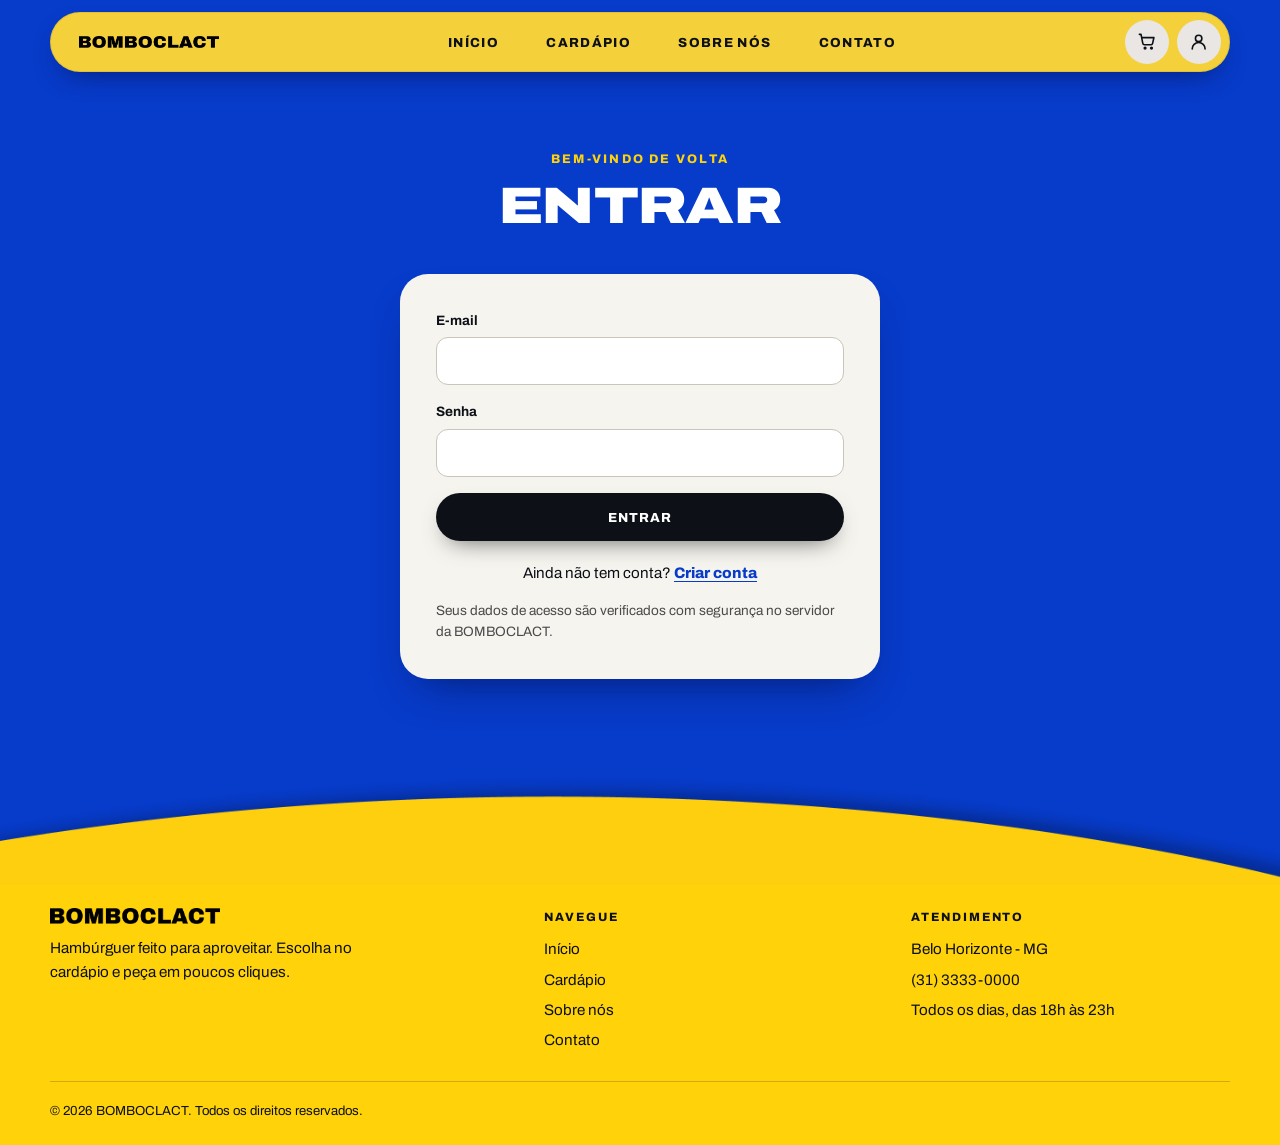
<file: pages/perfil.html>
<!DOCTYPE html>
<html lang="pt-BR">
<head>
    <meta charset="UTF-8">
    <meta name="viewport" content="width=device-width, initial-scale=1">
    <meta name="theme-color" content="#073bc9">
    <meta name="description" content="BOMBOCLACT: hambúrgueres artesanais, cardápio completo e pedido online.">
    <title>Minha conta | BOMBOCLACT</title>

    <link rel="preconnect" href="https://fonts.googleapis.com">
    <link rel="preconnect" href="https://fonts.gstatic.com" crossorigin>
    <link href="https://fonts.googleapis.com/css2?family=Archivo:wdth,wght@75..125,400..900&display=swap" rel="stylesheet">
    <link rel="stylesheet" href="../css/style.css">

    <!-- Marca a página como "com JS" para liberar as animações de entrada. -->
    <script>document.documentElement.classList.add('js');</script>
</head>
<body>
    <a class="pular" href="#cnt">Pular para o conteúdo</a>

    <!-- CAB: cabeçalho fixo em formato de pílula -->
    <header class="cab" id="cab">
        <a class="cab__marca" href="index.html" aria-label="BOMBOCLACT - página inicial">
            <img src="../assets/BOMBOCLACT.png" alt="BOMBOCLACT" width="995" height="92">
        </a>

        <nav class="cab__nav" id="nav" aria-label="Navegação principal">
            <a href="index.html" data-rota="home">Início</a>
            <a href="produtos.html" data-rota="menu">Cardápio</a>
            <a href="sobre.html" data-rota="about">Sobre nós</a>
            <a href="contato.html" data-rota="contact">Contato</a>
        </nav>

        <div class="cab__acoes">
            <a class="cab__btn" href="carrinho.html" aria-label="Abrir carrinho">
                <svg class="ic" viewBox="0 0 24 24" aria-hidden="true"><path d="M3 3h2l2.2 11.2a2 2 0 0 0 2 1.6h8.2a2 2 0 0 0 2-1.6L21 7H6"/><circle cx="10" cy="20" r="1"/><circle cx="18" cy="20" r="1"/></svg>
                <span class="cab__qtd" id="qtd-carrinho" hidden>0</span>
            </a>
            <a class="cab__btn" id="btn-perfil" href="login.html" aria-label="Acessar minha conta">
                <svg class="ic" viewBox="0 0 24 24" aria-hidden="true"><circle cx="12" cy="8" r="4"/><path d="M4 21a8 8 0 0 1 16 0"/></svg>
            </a>
            <button class="cab__btn cab__menu" type="button" data-acao="menu" aria-expanded="false" aria-controls="nav" aria-label="Abrir menu">
                <svg class="ic" viewBox="0 0 24 24" aria-hidden="true"><path d="M3 6h18M3 12h18M3 18h18"/></svg>
            </button>
        </div>
    </header>

    <!-- Conteúdo desta página; o JavaScript cuida apenas dos dados e das ações interativas. -->
    <main class="cnt" id="cnt" data-pagina="profile" tabindex="-1">
        <noscript>
            <p class="sem-js">Para utilizar o cardápio e o pedido online, habilite o JavaScript no navegador.</p>
        </noscript>
    </main>

    <!-- ROD: rodapé com a curva amarela do layout -->
    <footer class="rod">
        <img class="rod__curva" src="../assets/Rectangle 2.png" alt="" aria-hidden="true">
        <div class="rod__corpo">
            <div class="ctn rod__grade">
                <div class="rod__bloco">
                    <img class="rod__marca" src="../assets/BOMBOCLACT.png" alt="BOMBOCLACT" width="995" height="92">
                    <p class="rod__txt">Hambúrguer feito para aproveitar. Escolha no cardápio e peça em poucos cliques.</p>
                </div>

                <nav class="rod__bloco" aria-label="Links do rodapé">
                    <h2 class="rod__tit">Navegue</h2>
                    <ul class="rod__lista">
                        <li><a href="index.html">Início</a></li>
                        <li><a href="produtos.html">Cardápio</a></li>
                        <li><a href="sobre.html">Sobre nós</a></li>
                        <li><a href="contato.html">Contato</a></li>
                    </ul>
                </nav>

                <div class="rod__bloco">
                    <h2 class="rod__tit">Atendimento</h2>
                    <ul class="rod__lista">
                        <li>Belo Horizonte - MG</li>
                        <li><a href="tel:+553133330000">(31) 3333-0000</a></li>
                        <li>Todos os dias, das 18h às 23h</li>
                    </ul>
                </div>
            </div>
            <p class="ctn rod__copy">© <span id="ano">2026</span> BOMBOCLACT. Todos os direitos reservados.</p>
        </div>
    </footer>

    <div class="avs-reg" id="avisos" aria-live="polite" aria-atomic="true"></div>

    <script src="../js/config.js"></script>
    <script src="../js/app.js" defer></script>
</body>
</html>
</file>
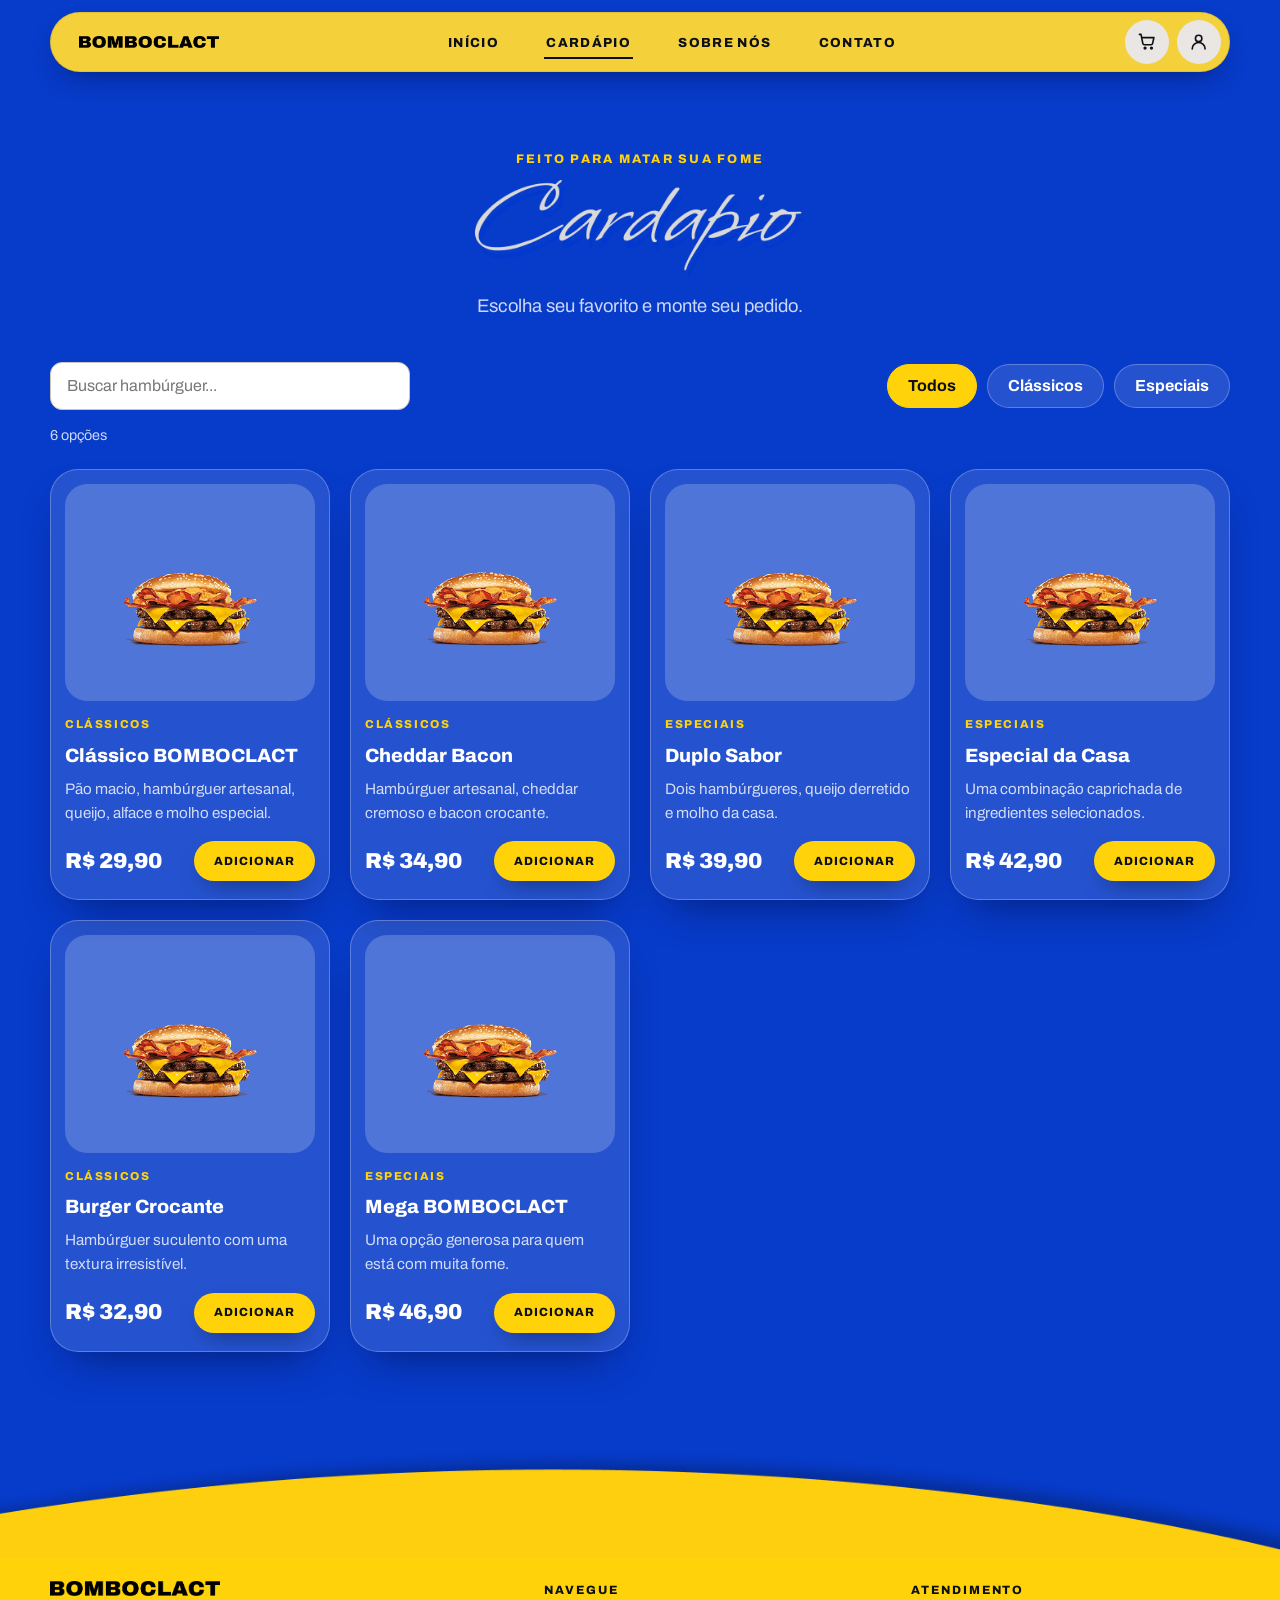
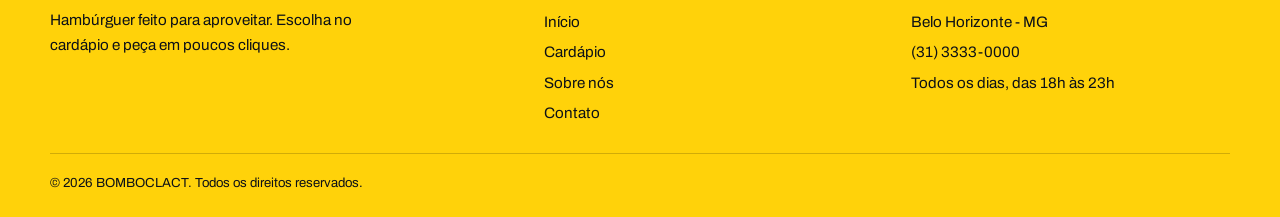
<file: pages/produtos.html>
<!DOCTYPE html>
<html lang="pt-BR">
<head>
    <meta charset="UTF-8">
    <meta name="viewport" content="width=device-width, initial-scale=1">
    <meta name="theme-color" content="#073bc9">
    <meta name="description" content="BOMBOCLACT: hambúrgueres artesanais, cardápio completo e pedido online.">
    <title>Cardápio | BOMBOCLACT</title>

    <link rel="preconnect" href="https://fonts.googleapis.com">
    <link rel="preconnect" href="https://fonts.gstatic.com" crossorigin>
    <link href="https://fonts.googleapis.com/css2?family=Archivo:wdth,wght@75..125,400..900&display=swap" rel="stylesheet">
    <link rel="stylesheet" href="../css/style.css">

    <!-- Marca a página como "com JS" para liberar as animações de entrada. -->
    <script>document.documentElement.classList.add('js');</script>
</head>
<body>
    <a class="pular" href="#cnt">Pular para o conteúdo</a>

    <!-- CAB: cabeçalho fixo em formato de pílula -->
    <header class="cab" id="cab">
        <a class="cab__marca" href="index.html" aria-label="BOMBOCLACT - página inicial">
            <img src="../assets/BOMBOCLACT.png" alt="BOMBOCLACT" width="995" height="92">
        </a>

        <nav class="cab__nav" id="nav" aria-label="Navegação principal">
            <a href="index.html" data-rota="home">Início</a>
            <a href="produtos.html" data-rota="menu">Cardápio</a>
            <a href="sobre.html" data-rota="about">Sobre nós</a>
            <a href="contato.html" data-rota="contact">Contato</a>
        </nav>

        <div class="cab__acoes">
            <a class="cab__btn" href="carrinho.html" aria-label="Abrir carrinho">
                <svg class="ic" viewBox="0 0 24 24" aria-hidden="true"><path d="M3 3h2l2.2 11.2a2 2 0 0 0 2 1.6h8.2a2 2 0 0 0 2-1.6L21 7H6"/><circle cx="10" cy="20" r="1"/><circle cx="18" cy="20" r="1"/></svg>
                <span class="cab__qtd" id="qtd-carrinho" hidden>0</span>
            </a>
            <a class="cab__btn" id="btn-perfil" href="login.html" aria-label="Acessar minha conta">
                <svg class="ic" viewBox="0 0 24 24" aria-hidden="true"><circle cx="12" cy="8" r="4"/><path d="M4 21a8 8 0 0 1 16 0"/></svg>
            </a>
            <button class="cab__btn cab__menu" type="button" data-acao="menu" aria-expanded="false" aria-controls="nav" aria-label="Abrir menu">
                <svg class="ic" viewBox="0 0 24 24" aria-hidden="true"><path d="M3 6h18M3 12h18M3 18h18"/></svg>
            </button>
        </div>
    </header>

    <!-- Conteúdo desta página; o JavaScript cuida apenas dos dados e das ações interativas. -->
    <main class="cnt" id="cnt" data-pagina="menu" tabindex="-1">
        <noscript>
            <p class="sem-js">Para utilizar o cardápio e o pedido online, habilite o JavaScript no navegador.</p>
        </noscript>
    </main>

    <!-- ROD: rodapé com a curva amarela do layout -->
    <footer class="rod">
        <img class="rod__curva" src="../assets/Rectangle 2.png" alt="" aria-hidden="true">
        <div class="rod__corpo">
            <div class="ctn rod__grade">
                <div class="rod__bloco">
                    <img class="rod__marca" src="../assets/BOMBOCLACT.png" alt="BOMBOCLACT" width="995" height="92">
                    <p class="rod__txt">Hambúrguer feito para aproveitar. Escolha no cardápio e peça em poucos cliques.</p>
                </div>

                <nav class="rod__bloco" aria-label="Links do rodapé">
                    <h2 class="rod__tit">Navegue</h2>
                    <ul class="rod__lista">
                        <li><a href="index.html">Início</a></li>
                        <li><a href="produtos.html">Cardápio</a></li>
                        <li><a href="sobre.html">Sobre nós</a></li>
                        <li><a href="contato.html">Contato</a></li>
                    </ul>
                </nav>

                <div class="rod__bloco">
                    <h2 class="rod__tit">Atendimento</h2>
                    <ul class="rod__lista">
                        <li>Belo Horizonte - MG</li>
                        <li><a href="tel:+553133330000">(31) 3333-0000</a></li>
                        <li>Todos os dias, das 18h às 23h</li>
                    </ul>
                </div>
            </div>
            <p class="ctn rod__copy">© <span id="ano">2026</span> BOMBOCLACT. Todos os direitos reservados.</p>
        </div>
    </footer>

    <div class="avs-reg" id="avisos" aria-live="polite" aria-atomic="true"></div>

    <script src="../js/config.js"></script>
    <script src="../js/app.js" defer></script>
</body>
</html>
</file>
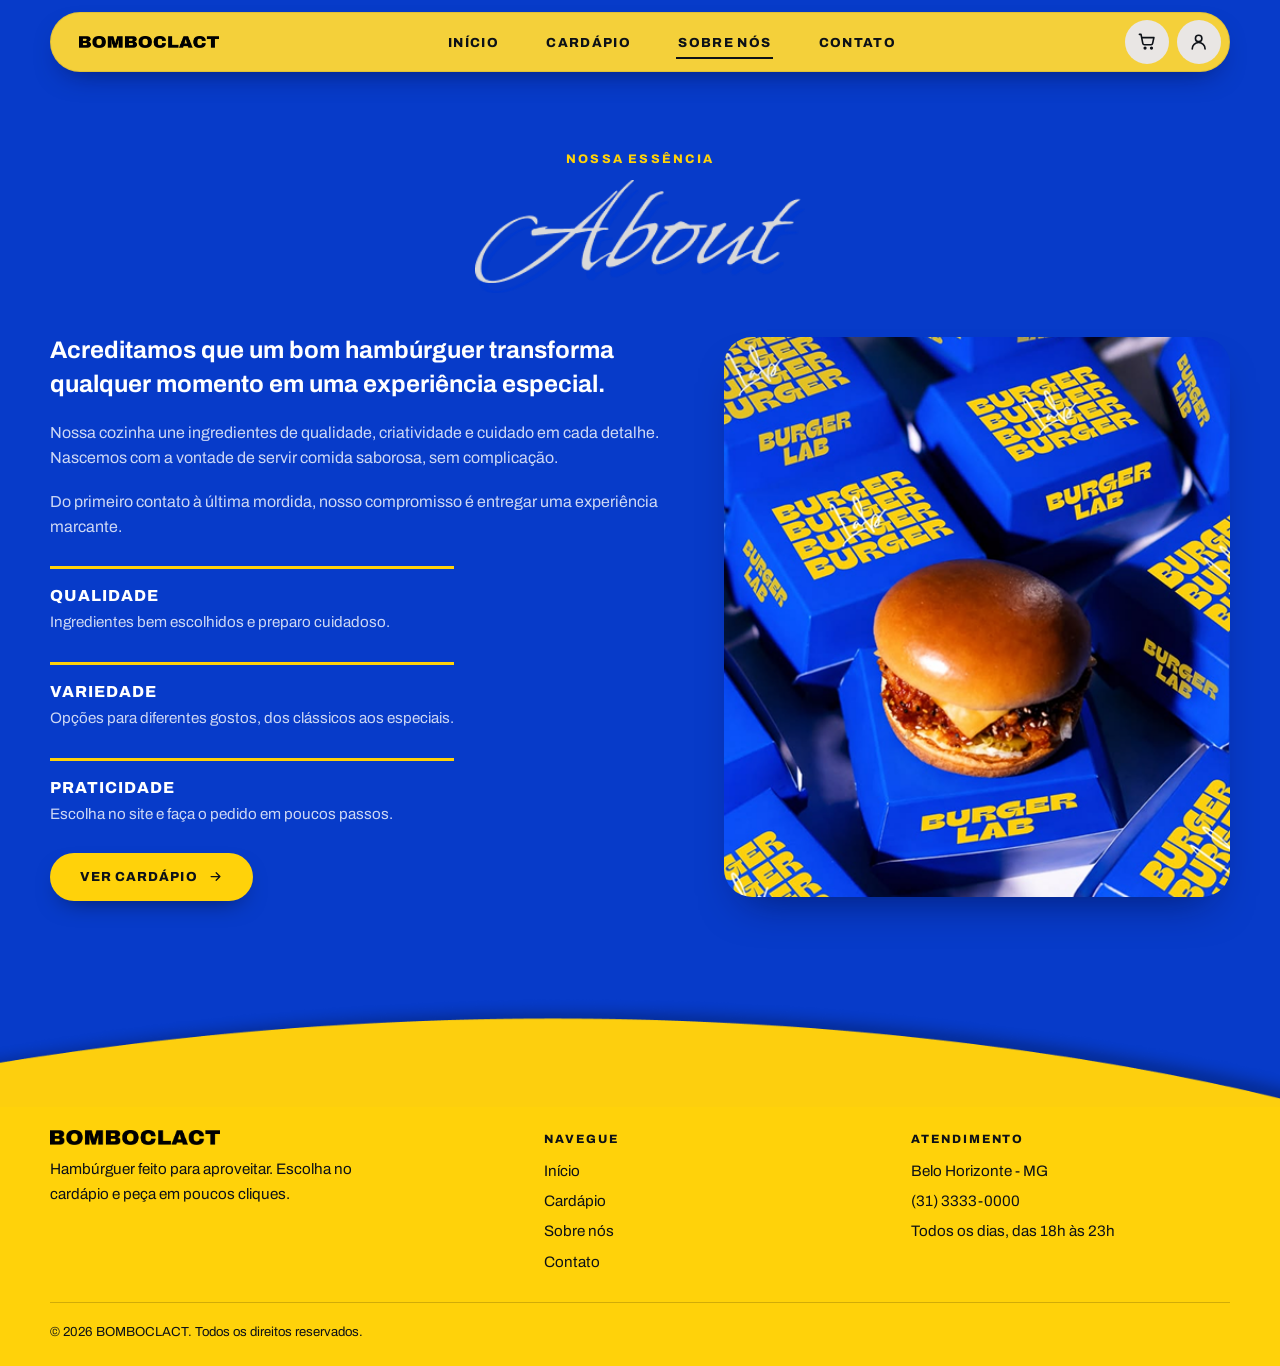
<file: pages/sobre.html>
<!DOCTYPE html>
<html lang="pt-BR">
<head>
    <meta charset="UTF-8">
    <meta name="viewport" content="width=device-width, initial-scale=1">
    <meta name="theme-color" content="#073bc9">
    <meta name="description" content="BOMBOCLACT: hambúrgueres artesanais, cardápio completo e pedido online.">
    <title>Sobre nós | BOMBOCLACT</title>

    <link rel="preconnect" href="https://fonts.googleapis.com">
    <link rel="preconnect" href="https://fonts.gstatic.com" crossorigin>
    <link href="https://fonts.googleapis.com/css2?family=Archivo:wdth,wght@75..125,400..900&display=swap" rel="stylesheet">
    <link rel="stylesheet" href="../css/style.css">

    <!-- Marca a página como "com JS" para liberar as animações de entrada. -->
    <script>document.documentElement.classList.add('js');</script>
</head>
<body>
    <a class="pular" href="#cnt">Pular para o conteúdo</a>

    <!-- CAB: cabeçalho fixo em formato de pílula -->
    <header class="cab" id="cab">
        <a class="cab__marca" href="index.html" aria-label="BOMBOCLACT - página inicial">
            <img src="../assets/BOMBOCLACT.png" alt="BOMBOCLACT" width="995" height="92">
        </a>

        <nav class="cab__nav" id="nav" aria-label="Navegação principal">
            <a href="index.html" data-rota="home">Início</a>
            <a href="produtos.html" data-rota="menu">Cardápio</a>
            <a href="sobre.html" data-rota="about">Sobre nós</a>
            <a href="contato.html" data-rota="contact">Contato</a>
        </nav>

        <div class="cab__acoes">
            <a class="cab__btn" href="carrinho.html" aria-label="Abrir carrinho">
                <svg class="ic" viewBox="0 0 24 24" aria-hidden="true"><path d="M3 3h2l2.2 11.2a2 2 0 0 0 2 1.6h8.2a2 2 0 0 0 2-1.6L21 7H6"/><circle cx="10" cy="20" r="1"/><circle cx="18" cy="20" r="1"/></svg>
                <span class="cab__qtd" id="qtd-carrinho" hidden>0</span>
            </a>
            <a class="cab__btn" id="btn-perfil" href="login.html" aria-label="Acessar minha conta">
                <svg class="ic" viewBox="0 0 24 24" aria-hidden="true"><circle cx="12" cy="8" r="4"/><path d="M4 21a8 8 0 0 1 16 0"/></svg>
            </a>
            <button class="cab__btn cab__menu" type="button" data-acao="menu" aria-expanded="false" aria-controls="nav" aria-label="Abrir menu">
                <svg class="ic" viewBox="0 0 24 24" aria-hidden="true"><path d="M3 6h18M3 12h18M3 18h18"/></svg>
            </button>
        </div>
    </header>

    <!-- Conteúdo desta página; o JavaScript cuida apenas dos dados e das ações interativas. -->
    <main class="cnt" id="cnt" data-pagina="about" tabindex="-1">
        <noscript>
            <p class="sem-js">Para utilizar o cardápio e o pedido online, habilite o JavaScript no navegador.</p>
        </noscript>
    </main>

    <!-- ROD: rodapé com a curva amarela do layout -->
    <footer class="rod">
        <img class="rod__curva" src="../assets/Rectangle 2.png" alt="" aria-hidden="true">
        <div class="rod__corpo">
            <div class="ctn rod__grade">
                <div class="rod__bloco">
                    <img class="rod__marca" src="../assets/BOMBOCLACT.png" alt="BOMBOCLACT" width="995" height="92">
                    <p class="rod__txt">Hambúrguer feito para aproveitar. Escolha no cardápio e peça em poucos cliques.</p>
                </div>

                <nav class="rod__bloco" aria-label="Links do rodapé">
                    <h2 class="rod__tit">Navegue</h2>
                    <ul class="rod__lista">
                        <li><a href="index.html">Início</a></li>
                        <li><a href="produtos.html">Cardápio</a></li>
                        <li><a href="sobre.html">Sobre nós</a></li>
                        <li><a href="contato.html">Contato</a></li>
                    </ul>
                </nav>

                <div class="rod__bloco">
                    <h2 class="rod__tit">Atendimento</h2>
                    <ul class="rod__lista">
                        <li>Belo Horizonte - MG</li>
                        <li><a href="tel:+553133330000">(31) 3333-0000</a></li>
                        <li>Todos os dias, das 18h às 23h</li>
                    </ul>
                </div>
            </div>
            <p class="ctn rod__copy">© <span id="ano">2026</span> BOMBOCLACT. Todos os direitos reservados.</p>
        </div>
    </footer>

    <div class="avs-reg" id="avisos" aria-live="polite" aria-atomic="true"></div>

    <script src="../js/config.js"></script>
    <script src="../js/app.js" defer></script>
</body>
</html>
</file>
<file: css/style.css>
/* =====================================================================
   BOMBOCLACT — style.css
   Mobile first. Pontos de quebra: 620px · 860px · 1000px.

   LEGENDA DAS ABREVIAÇÕES (classes e ids em português)
   cab  cabeçalho        rod  rodapé          cnt  conteúdo      ctn  contêiner
   sec  seção            dest destaque (capa) xdz  xadrez        cdp  cardápio (prévia)
   sbr  sobre            pag  página interna  prd  produto       gr   grade
   fil  filtros          chp  chip            bt   botão         pnl  painel
   cmp  campo            ent  entrada (input) crr  carrinho      res  resumo
   lin  linha            qtd  quantidade      fin  finalização   etp  etapas
   pg   pagamento        aut  autenticação    ctt  contato       per  perfil
   ped  pedido           cup  cupom           conf confirmação   avs  aviso
   apr  aparecer (animação de entrada)        vis  visível       vz   vazio
   ===================================================================== */


/* ---------- 1. BASE ---------- */
:root {
    --azul: #073bc9;
    --azul-esc: #052a94;
    --am: #ffd20a;
    --am-pil: #f4d03a;
    --tinta: #0d1117;
    --papel: #f6f4ef;
    --gelo: #e9e6e4;
    --suave: rgba(255, 255, 255, .8);
    --vidro: rgba(255, 255, 255, .12);
    --vidro-borda: rgba(255, 255, 255, .26);
    --raio-g: 28px;
    --raio-m: 18px;
    --sombra: 0 22px 44px -22px rgba(0, 10, 60, .65);
    --gut: clamp(16px, 4vw, 32px);
    --larg: 1180px;
    --fonte: "Archivo", "Helvetica Neue", Arial, sans-serif;
}

*, *::before, *::after { box-sizing: border-box; }

html {
    scroll-behavior: smooth;
    -webkit-text-size-adjust: 100%;
}

body {
    margin: 0;
    min-height: 100vh;
    display: flex;
    flex-direction: column;
    background: var(--azul);
    color: #fff;
    font-family: var(--fonte);
    font-size: 1rem;
    line-height: 1.6;
    overflow-x: clip;
}

img { max-width: 100%; height: auto; }
a { color: inherit; text-decoration: none; }
button, input, textarea, select { font: inherit; color: inherit; }
button { cursor: pointer; }
h1, h2, h3, p, ul { margin: 0; }
ul { padding: 0; list-style: none; }

:focus-visible { outline: 3px solid var(--am); outline-offset: 3px; }
.cab :focus-visible, .rod :focus-visible, .pnl :focus-visible { outline-color: var(--azul); }
#cnt:focus { outline: none; }

.cnt { flex: 1 0 auto; }
.ctn { width: min(var(--larg), calc(100% - 2 * var(--gut))); margin-inline: auto; }

.pular {
    position: absolute;
    left: 12px;
    top: -60px;
    z-index: 100;
    padding: 10px 16px;
    border-radius: 10px;
    background: var(--am);
    color: var(--tinta);
    font-weight: 700;
    transition: top .2s;
}
.pular:focus { top: 12px; }

.so-leitor {
    position: absolute;
    width: 1px;
    height: 1px;
    overflow: hidden;
    clip-path: inset(50%);
    white-space: nowrap;
}

.sem-js { padding: 120px var(--gut) 40px; text-align: center; }

.ic {
    width: 1.15em;
    height: 1.15em;
    flex: none;
    fill: none;
    stroke: currentColor;
    stroke-width: 2;
    stroke-linecap: round;
    stroke-linejoin: round;
}


/* ---------- 2. TIPOGRAFIA ---------- */
.sobr {
    margin-bottom: 10px;
    color: var(--am);
    font-size: .78rem;
    font-weight: 800;
    letter-spacing: .18em;
    text-transform: uppercase;
}

.tit {
    font-size: clamp(1.9rem, 1.2rem + 3.2vw, 3.2rem);
    font-weight: 900;
    font-stretch: 125%;
    line-height: 1.05;
    letter-spacing: -.01em;
    text-transform: uppercase;
}

.intro {
    max-width: 58ch;
    color: var(--suave);
    font-size: clamp(1rem, .95rem + .3vw, 1.15rem);
}

.tit-img {
    display: block;
    width: clamp(190px, 38vw, 330px);
    margin-inline: auto;
}


/* ---------- 3. BOTÕES E FORMULÁRIOS ---------- */
.bt {
    display: inline-flex;
    align-items: center;
    justify-content: center;
    gap: 10px;
    min-height: 48px;
    padding: 0 28px;
    border: 2px solid transparent;
    border-radius: 999px;
    font-size: .82rem;
    font-weight: 800;
    letter-spacing: .08em;
    text-transform: uppercase;
    text-align: center;
    transition: transform .25s, box-shadow .25s, background-color .25s, color .25s;
}
.bt:hover { transform: translateY(-2px); }
.bt:active { transform: translateY(0); }
.bt[disabled] { opacity: .6; cursor: progress; transform: none; }

.bt--am { background: var(--am); color: var(--tinta); box-shadow: 0 10px 24px -12px rgba(0, 0, 0, .6); }
.bt--am:hover { background: #ffe14d; }
.bt--esc { background: var(--tinta); color: #fff; box-shadow: 0 10px 24px -12px rgba(0, 0, 0, .7); }
.bt--esc:hover { background: #000; }
.bt--cont { border-color: currentColor; background: transparent; }
.bt--cont:hover { background: rgba(255, 255, 255, .14); }
.pnl .bt--cont { color: var(--azul); }
.pnl .bt--cont:hover { background: rgba(7, 59, 201, .08); }
.bt--peq { min-height: 40px; padding: 0 18px; font-size: .74rem; }
.bt--total { width: 100%; }
.bt .ic { transition: transform .25s; }
.bt:hover .ic { transform: translateX(3px); }

.pnl {
    padding: clamp(20px, 4vw, 36px);
    border-radius: var(--raio-g);
    background: var(--papel);
    color: var(--tinta);
    box-shadow: var(--sombra);
}
.pnl h2 { margin-bottom: 18px; font-size: 1.25rem; font-weight: 800; }

.cmp { margin-bottom: 16px; }
.cmp label { display: block; margin-bottom: 6px; font-size: .85rem; font-weight: 700; }
.ent {
    width: 100%;
    min-height: 48px;
    padding: 0 16px;
    border: 1.5px solid #c9c5bb;
    border-radius: 12px;
    background: #fff;
    color: var(--tinta);
    transition: border-color .2s, box-shadow .2s;
}
textarea.ent { min-height: 140px; padding: 12px 16px; resize: vertical; }
.ent::placeholder { color: #777; }
.ent:focus { border-color: var(--azul); box-shadow: 0 0 0 4px rgba(7, 59, 201, .18); outline: none; }

.gr-cmp { display: grid; gap: 0 16px; }
.cmp--cheio { grid-column: 1 / -1; }

.nota { margin: 14px 0 0; font-size: .85rem; color: #4a4a4a; }


/* ---------- 4. CABEÇALHO ---------- */
.cab {
    position: sticky;
    top: 12px;
    z-index: 50;
    width: min(var(--larg), calc(100% - 24px));
    height: 60px;
    margin: 12px auto -72px;
    padding: 0 8px 0 22px;
    display: flex;
    align-items: center;
    justify-content: space-between;
    gap: 16px;
    border: 1px solid rgba(0, 0, 0, .08);
    border-radius: 999px;
    background: var(--am-pil);
    color: var(--tinta);
    box-shadow: 0 12px 28px -14px rgba(0, 10, 60, .7);
}

.cab__marca img {
    display: block;
    width: clamp(104px, 30vw, 140px);
    filter: brightness(0);
}

.cab__acoes { display: flex; align-items: center; gap: 8px; }

.cab__btn {
    position: relative;
    display: grid;
    place-items: center;
    width: 44px;
    height: 44px;
    border: 0;
    border-radius: 50%;
    background: var(--gelo);
    color: var(--tinta);
    font-size: 1.05rem;
    font-weight: 900;
    transition: transform .2s, background-color .2s;
}
.cab__btn:hover { transform: scale(1.07); background: #fff; }

.cab__qtd {
    position: absolute;
    top: -4px;
    right: -4px;
    min-width: 20px;
    height: 20px;
    padding: 0 5px;
    display: grid;
    place-items: center;
    border-radius: 999px;
    background: var(--azul);
    color: #fff;
    font-size: .68rem;
    font-weight: 800;
    line-height: 1;
}
.cab__qtd[hidden] { display: none; }
.cab__qtd.pulsar { animation: pulsar .5s ease; }

/* Celular: menu vira uma gaveta logo abaixo da pílula */
.cab__nav {
    position: absolute;
    top: calc(100% + 10px);
    left: 0;
    right: 0;
    display: flex;
    flex-direction: column;
    padding: 10px;
    border-radius: 28px;
    background: var(--am-pil);
    box-shadow: 0 22px 40px -18px rgba(0, 10, 60, .8);
    opacity: 0;
    visibility: hidden;
    transform: translateY(-10px) scale(.98);
    transform-origin: top center;
    transition: opacity .25s, transform .25s, visibility .25s;
}
.cab.aberto .cab__nav { opacity: 1; visibility: visible; transform: none; }

.cab__nav a {
    position: relative;
    padding: 14px 18px;
    border-radius: 16px;
    font-size: .82rem;
    font-weight: 800;
    letter-spacing: .1em;
    text-transform: uppercase;
    transition: background-color .2s;
}
.cab__nav a:hover { background: rgba(0, 0, 0, .07); }
.cab__nav a[aria-current="page"] { background: rgba(0, 0, 0, .1); }

@media (min-width: 860px) {
    .cab { padding-left: 28px; }
    .cab__menu { display: none; }
    .cab__nav {
        position: static;
        flex-direction: row;
        gap: clamp(20px, 3.4vw, 48px);
        padding: 0;
        background: none;
        box-shadow: none;
        opacity: 1;
        visibility: visible;
        transform: none;
    }
    .cab__nav a { padding: 8px 2px; border-radius: 0; }
    .cab__nav a:hover, .cab__nav a[aria-current="page"] { background: none; }
    .cab__nav a::after {
        content: "";
        position: absolute;
        left: 0;
        right: 0;
        bottom: 2px;
        height: 2px;
        background: currentColor;
        transform: scaleX(0);
        transform-origin: left;
        transition: transform .3s;
    }
    .cab__nav a:hover::after, .cab__nav a[aria-current="page"]::after { transform: scaleX(1); }
}


/* ---------- 5. INÍCIO ---------- */

/* DEST: capa com a gota amarela, o hambúrguer flutuando e o nome da marca */
.dest {
    --wb: clamp(170px, 27vw, 370px);   /* largura do hambúrguer */
    position: relative;
    isolation: isolate;
    display: flex;
    flex-direction: column;
    align-items: center;
    padding: clamp(100px, 14vw, 170px) var(--gut) clamp(44px, 6vw, 80px);
    text-align: center;
    overflow-x: clip;
}

.dest__gota {
    position: absolute;
    top: 0;
    left: 0;
    z-index: -1;
    width: 100%;
    height: auto;
    pointer-events: none;
    animation: escorrer 1.2s cubic-bezier(.2, .8, .2, 1) both;
}

.dest__burger {
    position: relative;
    z-index: 2;
    width: var(--wb);
    filter: drop-shadow(0 30px 26px rgba(0, 10, 60, .5));
    animation: entrar-baixo 1s .15s cubic-bezier(.2, .8, .2, 1) both, flutuar 6s 1.2s ease-in-out infinite;
}

.dest__marca {
    position: relative;
    z-index: 1;
    width: min(100%, 880px);
    margin-top: calc(var(--wb) * -.5);
    /* reserva o espaço que o hambúrguer ocupa abaixo do nome, para o texto não ficar coberto */
    padding-bottom: max(16px, calc(var(--wb) * .5 - min(100vw - 2 * var(--gut), 880px) / 10.8 + 20px));
    animation: entrar 1s .45s ease both;
}
.dest__marca img { display: block; width: 100%; }

.dest__txt {
    max-width: 34ch;
    margin: 0 0 24px;
    color: var(--suave);
    font-size: clamp(1rem, .95rem + .4vw, 1.2rem);
    animation: entrar 1s .65s ease both;
}
.dest .bt { animation: entrar 1s .8s ease both; }

/* XDZ: faixa xadrez que corre devagar */
.xdz {
    --q: clamp(22px, 4.4vw, 64px);
    height: calc(var(--q) * 2);
    background: repeating-conic-gradient(var(--gelo) 0 25%, transparent 0 50%) 0 0 / calc(var(--q) * 2) calc(var(--q) * 2);
    box-shadow: 0 6px 0 rgba(0, 0, 0, .14);
    animation: correr 16s linear infinite;
}

.sec { padding: clamp(52px, 8vw, 100px) 0; }
.sec__cab { margin-bottom: clamp(28px, 5vw, 48px); text-align: center; }
.sec__cab .intro { margin: 14px auto 0; }

/* CDP: seis cartões de vidro + foto grande */
.cdp__corpo { display: grid; gap: 20px; }

.cdp__lista { display: grid; gap: 16px; align-content: start; }

.cp {
    display: grid;
    grid-template-columns: clamp(96px, 34%, 150px) 1fr;
    align-items: center;
    gap: 14px;
    padding: 12px;
    border: 1px solid var(--vidro-borda);
    border-radius: 26px;
    background: var(--vidro);
    box-shadow: var(--sombra);
    backdrop-filter: blur(10px);
    -webkit-backdrop-filter: blur(10px);
    transition: transform .3s, background-color .3s;
}
.cp:hover { transform: translateY(-4px); background: rgba(255, 255, 255, .2); }

.cp__foto {
    display: grid;
    place-items: center;
    aspect-ratio: 1;
    border-radius: 20px;
    background: rgba(255, 255, 255, .2);
}
.cp__foto img { width: 92%; transition: transform .5s; }
.cp:hover .cp__foto img { transform: scale(1.1) rotate(-3deg); }

.cp__nome { font-size: 1rem; font-weight: 800; line-height: 1.25; }
.cp__preco { display: block; margin-top: 4px; color: var(--am); font-weight: 800; }

.cdp__foto {
    width: 100%;
    height: 100%;
    min-height: 260px;
    aspect-ratio: 4 / 3;
    object-fit: cover;
    object-position: center 62%;
    border-radius: var(--raio-g);
    box-shadow: var(--sombra);
}

.cdp__fim { margin-top: clamp(28px, 4vw, 44px); text-align: center; }

@media (min-width: 620px) {
    .cdp__lista { grid-template-columns: 1fr 1fr; }
    .cp { grid-template-columns: 1fr; text-align: center; }
    .cp__foto { aspect-ratio: 1.25; }
}
@media (min-width: 1000px) {
    .cdp__corpo { grid-template-columns: minmax(0, 1.9fr) minmax(0, 1fr); }
    .cdp__foto { aspect-ratio: auto; object-position: center; }
    .cp { grid-template-columns: clamp(96px, 38%, 150px) 1fr; text-align: left; }
    .cp__foto { aspect-ratio: 1; }
}

/* SBR: seção "sobre" da página inicial */
.sbr { text-align: center; }
.sbr__corpo { max-width: 64ch; margin: 22px auto 0; }
.sbr__corpo p { color: var(--suave); font-size: clamp(1.02rem, .96rem + .35vw, 1.2rem); line-height: 1.75; }

.sbr__itens {
    display: grid;
    gap: 16px;
    margin: 36px auto 0;
    max-width: 900px;
    text-align: left;
}
.sbr__itens li { padding-top: 14px; border-top: 3px solid var(--am); }
.sbr__itens strong { display: block; font-size: 1rem; font-weight: 800; text-transform: uppercase; letter-spacing: .06em; }
.sbr__itens span { color: var(--suave); font-size: .95rem; }
.sbr .bt { margin-top: 36px; }

@media (min-width: 760px) {
    .sbr__itens { grid-template-columns: repeat(3, 1fr); gap: 28px; }
}


/* ---------- 6. PÁGINAS INTERNAS ---------- */
.pag { padding: clamp(112px, 15vw, 150px) 0 clamp(56px, 8vw, 96px); }
.pag__cab { margin-bottom: clamp(24px, 4vw, 40px); }
.pag__cab--centro { text-align: center; }
.pag__cab--centro .intro { margin: 14px auto 0; }
.pag__cab .tit { margin-top: 4px; }

/* FIL: busca e categorias */
.fil { display: grid; gap: 14px; margin-bottom: 14px; }
.fil__busca { display: block; }
.fil__chips { display: flex; flex-wrap: wrap; gap: 10px; }
.fil__qtd { margin-bottom: 22px; color: var(--suave); font-size: .9rem; }

.chp {
    min-height: 44px;
    padding: 0 20px;
    border: 1px solid var(--vidro-borda);
    border-radius: 999px;
    background: var(--vidro);
    font-weight: 700;
    transition: background-color .2s, color .2s, transform .2s;
}
.chp:hover { background: rgba(255, 255, 255, .22); }
.chp[aria-pressed="true"] { border-color: var(--am); background: var(--am); color: var(--tinta); }

@media (min-width: 760px) {
    .fil { grid-template-columns: minmax(240px, 360px) 1fr; align-items: center; }
    .fil__chips { justify-content: flex-end; }
}

/* PRD: cartão de produto */
.gr-prd { display: grid; gap: 20px; grid-template-columns: repeat(auto-fill, minmax(min(100%, 280px), 1fr)); }

.prd {
    display: flex;
    flex-direction: column;
    gap: 10px;
    padding: 14px 14px 18px;
    border: 1px solid var(--vidro-borda);
    border-radius: var(--raio-g);
    background: var(--vidro);
    box-shadow: var(--sombra);
    backdrop-filter: blur(10px);
    -webkit-backdrop-filter: blur(10px);
    transition: transform .3s, background-color .3s;
}
.prd:hover { transform: translateY(-5px); background: rgba(255, 255, 255, .18); }

.prd__foto {
    display: grid;
    place-items: center;
    aspect-ratio: 1.15;
    margin-bottom: 4px;
    border-radius: 22px;
    background: rgba(255, 255, 255, .2);
    overflow: hidden;
}
.prd__foto img { width: 80%; transition: transform .5s; }
.prd:hover .prd__foto img { transform: scale(1.08) rotate(-3deg); }

.prd__cat { color: var(--am); font-size: .72rem; font-weight: 800; letter-spacing: .14em; text-transform: uppercase; }
.prd__nome { font-size: 1.2rem; font-weight: 800; line-height: 1.2; }
.prd__desc { flex: 1; color: var(--suave); font-size: .95rem; }
.prd__rod { display: flex; align-items: center; justify-content: space-between; gap: 12px; margin-top: 6px; }
.prd__preco { font-size: 1.35rem; font-weight: 900; }

/* VZ: estados vazios */
.vz { padding: clamp(32px, 6vw, 56px); text-align: center; }
.vz h2 { margin-bottom: 8px; }
.vz p { margin-bottom: 20px; }
.gr-prd .vz-txt { grid-column: 1 / -1; padding: 40px 0; text-align: center; color: var(--suave); }

/* SOBRE (página) */
.sbr-pg { display: grid; gap: clamp(28px, 5vw, 56px); align-items: center; }
.sbr-pg__txt { display: grid; gap: 18px; justify-items: start; }
.sbr-pg__txt p { color: var(--suave); }
.sbr-pg__txt .dest-txt { color: #fff; font-size: clamp(1.15rem, 1rem + .7vw, 1.5rem); font-weight: 700; line-height: 1.4; }
.sbr-pg__txt .sbr__itens { margin: 8px 0 8px; max-width: none; }
.sbr-pg__foto img { display: block; width: 100%; max-height: 560px; object-fit: cover; border-radius: var(--raio-g); box-shadow: var(--sombra); }
@media (min-width: 860px) {
    .sbr-pg { grid-template-columns: 1.1fr .9fr; }
    .sbr-pg__txt .sbr__itens { grid-template-columns: 1fr; }
}

/* CTT: contato */
.ctt { display: grid; gap: 24px; align-items: start; }
.ctt__info { display: grid; gap: 14px; }
.ctt__item {
    padding: 20px 22px;
    border: 1px solid var(--vidro-borda);
    border-radius: var(--raio-m);
    background: var(--vidro);
    backdrop-filter: blur(10px);
    -webkit-backdrop-filter: blur(10px);
}
.ctt__item strong { display: block; margin-bottom: 2px; color: var(--am); font-size: .75rem; letter-spacing: .14em; text-transform: uppercase; }
.ctt__item span { font-size: 1.05rem; font-weight: 600; }
@media (min-width: 860px) { .ctt { grid-template-columns: 1.3fr 1fr; } }


/* ---------- 7. CONTA, CARRINHO E FINALIZAÇÃO ---------- */
.aut { max-width: 480px; margin-inline: auto; }
.aut__troca { margin-top: 20px; text-align: center; font-size: .95rem; }
.lnk { color: var(--azul); font-weight: 800; text-decoration: underline; text-underline-offset: 3px; }

/* PER: perfil */
.per__bloco + .per__bloco { margin-top: 32px; }
.per__sair { margin-top: 28px; }
.lin {
    display: flex;
    flex-wrap: wrap;
    align-items: baseline;
    justify-content: space-between;
    gap: 4px 16px;
    padding: 12px 0;
    border-bottom: 1px dashed #c9c5bb;
}
.lin:last-child { border-bottom: 0; }
.lin--total { border-top: 2px solid var(--tinta); border-bottom: 0; margin-top: 8px; padding-top: 16px; font-size: 1.15rem; }

/* CRR: carrinho */
.crr { display: grid; gap: 24px; align-items: start; }
.crr__item {
    display: grid;
    grid-template-columns: 72px 1fr;
    gap: 6px 16px;
    align-items: center;
    padding: 16px 0;
    border-bottom: 1px solid #ddd9cf;
}
.crr__item:first-child { padding-top: 0; }
.crr__item:last-child { border-bottom: 0; padding-bottom: 0; }
.crr__foto { grid-row: span 2; display: grid; place-items: center; aspect-ratio: 1; border-radius: 16px; background: #e8e4d8; }
.crr__foto img { width: 90%; }
.crr__nome { font-size: 1.05rem; font-weight: 800; }
.crr__un { color: #5b5b5b; font-size: .88rem; }
.crr__acoes { grid-column: 2; display: flex; flex-wrap: wrap; align-items: center; justify-content: space-between; gap: 10px; }
.crr__total { font-weight: 900; font-size: 1.05rem; }

.qtd { display: inline-flex; align-items: center; border: 1.5px solid #c9c5bb; border-radius: 999px; background: #fff; }
.qtd button { width: 40px; height: 40px; border: 0; border-radius: 50%; background: none; font-size: 1.2rem; font-weight: 700; }
.qtd button:hover { background: #eee; }
.qtd output { min-width: 28px; text-align: center; font-weight: 800; }
.crr__remover { border: 0; background: none; color: #b3261e; font-size: .85rem; font-weight: 700; text-decoration: underline; text-underline-offset: 3px; }

.res { position: relative; }
@media (min-width: 900px) {
    .crr { grid-template-columns: 1fr 360px; }
    .res { position: sticky; top: 96px; }
    .crr__item { grid-template-columns: 88px 1fr auto; }
    .crr__acoes { grid-column: auto; justify-content: flex-start; gap: 18px; }
    .crr__total { grid-column: 3; grid-row: 1 / span 2; }
}
.res__cont { display: block; margin-top: 16px; text-align: center; font-size: .88rem; font-weight: 700; text-decoration: underline; text-underline-offset: 3px; }

/* ETP: etapas da finalização */
.etp { display: grid; grid-template-columns: repeat(3, 1fr); gap: 8px; margin-bottom: 24px; counter-reset: etapa; }
.etp li {
    padding: 10px 6px;
    border-radius: 999px;
    background: var(--vidro);
    border: 1px solid var(--vidro-borda);
    text-align: center;
    font-size: .8rem;
    font-weight: 700;
    color: var(--suave);
}
.etp li[aria-current="step"] { background: var(--am); border-color: var(--am); color: var(--tinta); }
.etp li.ok { color: #fff; }

.fin { max-width: 760px; }
.fin__acoes { display: flex; flex-wrap: wrap; gap: 12px; margin-top: 8px; }

/* PG: opções de pagamento */
.pg { display: grid; gap: 10px; margin-bottom: 20px; }
.pg label { display: block; cursor: pointer; }
.pg input { position: absolute; opacity: 0; pointer-events: none; }
.pg span {
    display: flex;
    align-items: center;
    gap: 12px;
    padding: 14px 16px;
    border: 1.5px solid #c9c5bb;
    border-radius: 14px;
    background: #fff;
    font-weight: 700;
    transition: border-color .2s, box-shadow .2s;
}
.pg span::before {
    content: "";
    width: 18px;
    height: 18px;
    flex: none;
    border: 2px solid #9a968b;
    border-radius: 50%;
    transition: border-color .2s, box-shadow .2s;
}
.pg input:checked + span { border-color: var(--azul); box-shadow: 0 0 0 3px rgba(7, 59, 201, .18); }
.pg input:checked + span::before { border-color: var(--azul); box-shadow: inset 0 0 0 4px #fff, inset 0 0 0 12px var(--azul); }
.pg input:focus-visible + span { outline: 3px solid var(--azul); outline-offset: 2px; }

@media (min-width: 620px) {
    .gr-cmp { grid-template-columns: 1fr 1fr; }
    .pg { grid-template-columns: 1fr 1fr; }
}

/* CONF: confirmação */
.conf { max-width: 560px; margin-inline: auto; text-align: center; }
.conf__marca {
    display: grid;
    place-items: center;
    width: 84px;
    height: 84px;
    margin: 0 auto 18px;
    border-radius: 50%;
    background: var(--azul);
    color: #fff;
    animation: pop .6s cubic-bezier(.2, 1.4, .4, 1) both;
}
.conf__marca .ic { width: 42px; height: 42px; stroke-width: 3; stroke-dasharray: 30; stroke-dashoffset: 30; animation: tracar .6s .35s ease forwards; }
.conf .tit { margin-bottom: 10px; color: var(--tinta); }
.conf p { margin-bottom: 8px; }
.conf .bt { margin-top: 16px; }


/* ---------- 8. RODAPÉ E AVISOS ---------- */
.rod { margin-top: auto; color: var(--tinta); }
.rod__curva {
    display: block;
    width: 100%;
    height: clamp(48px, 8.6vw, 160px);
    margin-bottom: -1px;
    object-fit: cover;
    object-position: top;
}
.rod__corpo { padding: clamp(8px, 2vw, 24px) 0 24px; background: var(--am); }
.rod__grade { display: grid; gap: 28px; padding-bottom: 28px; }
.rod__marca { display: block; width: 170px; margin-bottom: 12px; filter: brightness(0); }
.rod__txt { max-width: 34ch; font-size: .95rem; }
.rod__tit { margin-bottom: 10px; font-size: .75rem; font-weight: 800; letter-spacing: .16em; text-transform: uppercase; }
.rod__lista { display: grid; gap: 6px; font-size: .95rem; }
.rod__lista a { text-decoration: underline; text-decoration-color: transparent; text-underline-offset: 3px; transition: text-decoration-color .2s; }
.rod__lista a:hover { text-decoration-color: currentColor; }
.rod__copy { padding-top: 18px; border-top: 1px solid rgba(0, 0, 0, .18); font-size: .82rem; }
@media (min-width: 760px) { .rod__grade { grid-template-columns: 1.4fr 1fr 1fr; gap: 48px; } }

.avs-reg {
    position: fixed;
    left: 50%;
    bottom: 20px;
    z-index: 200;
    display: grid;
    gap: 8px;
    width: min(440px, calc(100% - 32px));
    transform: translateX(-50%);
    pointer-events: none;
}
.avs {
    padding: 14px 18px;
    border-left: 5px solid var(--am);
    border-radius: 14px;
    background: var(--tinta);
    color: #fff;
    font-size: .95rem;
    font-weight: 600;
    box-shadow: 0 16px 32px -12px rgba(0, 0, 0, .6);
    animation: subir .35s cubic-bezier(.2, .8, .2, 1) both;
}
.avs--erro { border-left-color: #ff5a4d; }
.avs.saindo { animation: descer .3s ease forwards; }


/* ---------- 9. ANIMAÇÕES ---------- */
.tela { animation: entrar .5s ease both; }
.tela.sem-anim { animation: none; }

/* Elementos .apr começam escondidos e aparecem quando entram na tela (js/app.js coloca .vis). */
.js .apr { opacity: 0; transform: translateY(24px); transition: opacity .8s ease, transform .8s cubic-bezier(.2, .7, .2, 1); }
.js .apr.vis { opacity: 1; transform: none; }

/* Grades: os filhos entram em sequência, usando --i (índice) definido no HTML. */
.js .apr-gr > * { opacity: 0; transform: translateY(26px); }
.js .apr-gr.vis > * {
    opacity: 1;
    transform: none;
    transition: opacity .6s ease, transform .6s cubic-bezier(.2, .7, .2, 1), background-color .3s, box-shadow .3s;
    transition-delay: calc(var(--i, 0) * 70ms), calc(var(--i, 0) * 70ms), 0s, 0s;
}
.js .apr-gr.vis > .cp:hover, .js .apr-gr.vis > .prd:hover { transition-delay: 0s; transform: translateY(-4px); }

@keyframes entrar { from { opacity: 0; transform: translateY(18px); } to { opacity: 1; transform: none; } }
@keyframes entrar-baixo { from { opacity: 0; transform: translateY(-60px) rotate(-6deg); } to { opacity: 1; transform: none; } }
@keyframes escorrer { from { transform: translateY(-100%); } to { transform: none; } }
@keyframes flutuar { 0%, 100% { transform: translateY(0) rotate(-1.2deg); } 50% { transform: translateY(-12px) rotate(1.2deg); } }
@keyframes correr { to { background-position: calc(var(--q) * 2) 0; } }
@keyframes pulsar { 40% { transform: scale(1.45); } }
@keyframes pop { from { transform: scale(.3); opacity: 0; } to { transform: none; opacity: 1; } }
@keyframes tracar { to { stroke-dashoffset: 0; } }
@keyframes subir { from { opacity: 0; transform: translateY(16px); } to { opacity: 1; transform: none; } }
@keyframes descer { to { opacity: 0; transform: translateY(12px); } }

@media (prefers-reduced-motion: reduce) {
    html { scroll-behavior: auto; }
    *, *::before, *::after { animation: none !important; transition: none !important; }
    .js .apr, .js .apr-gr > * { opacity: 1; transform: none; }
    .conf__marca .ic { stroke-dashoffset: 0; }
}
</file>
